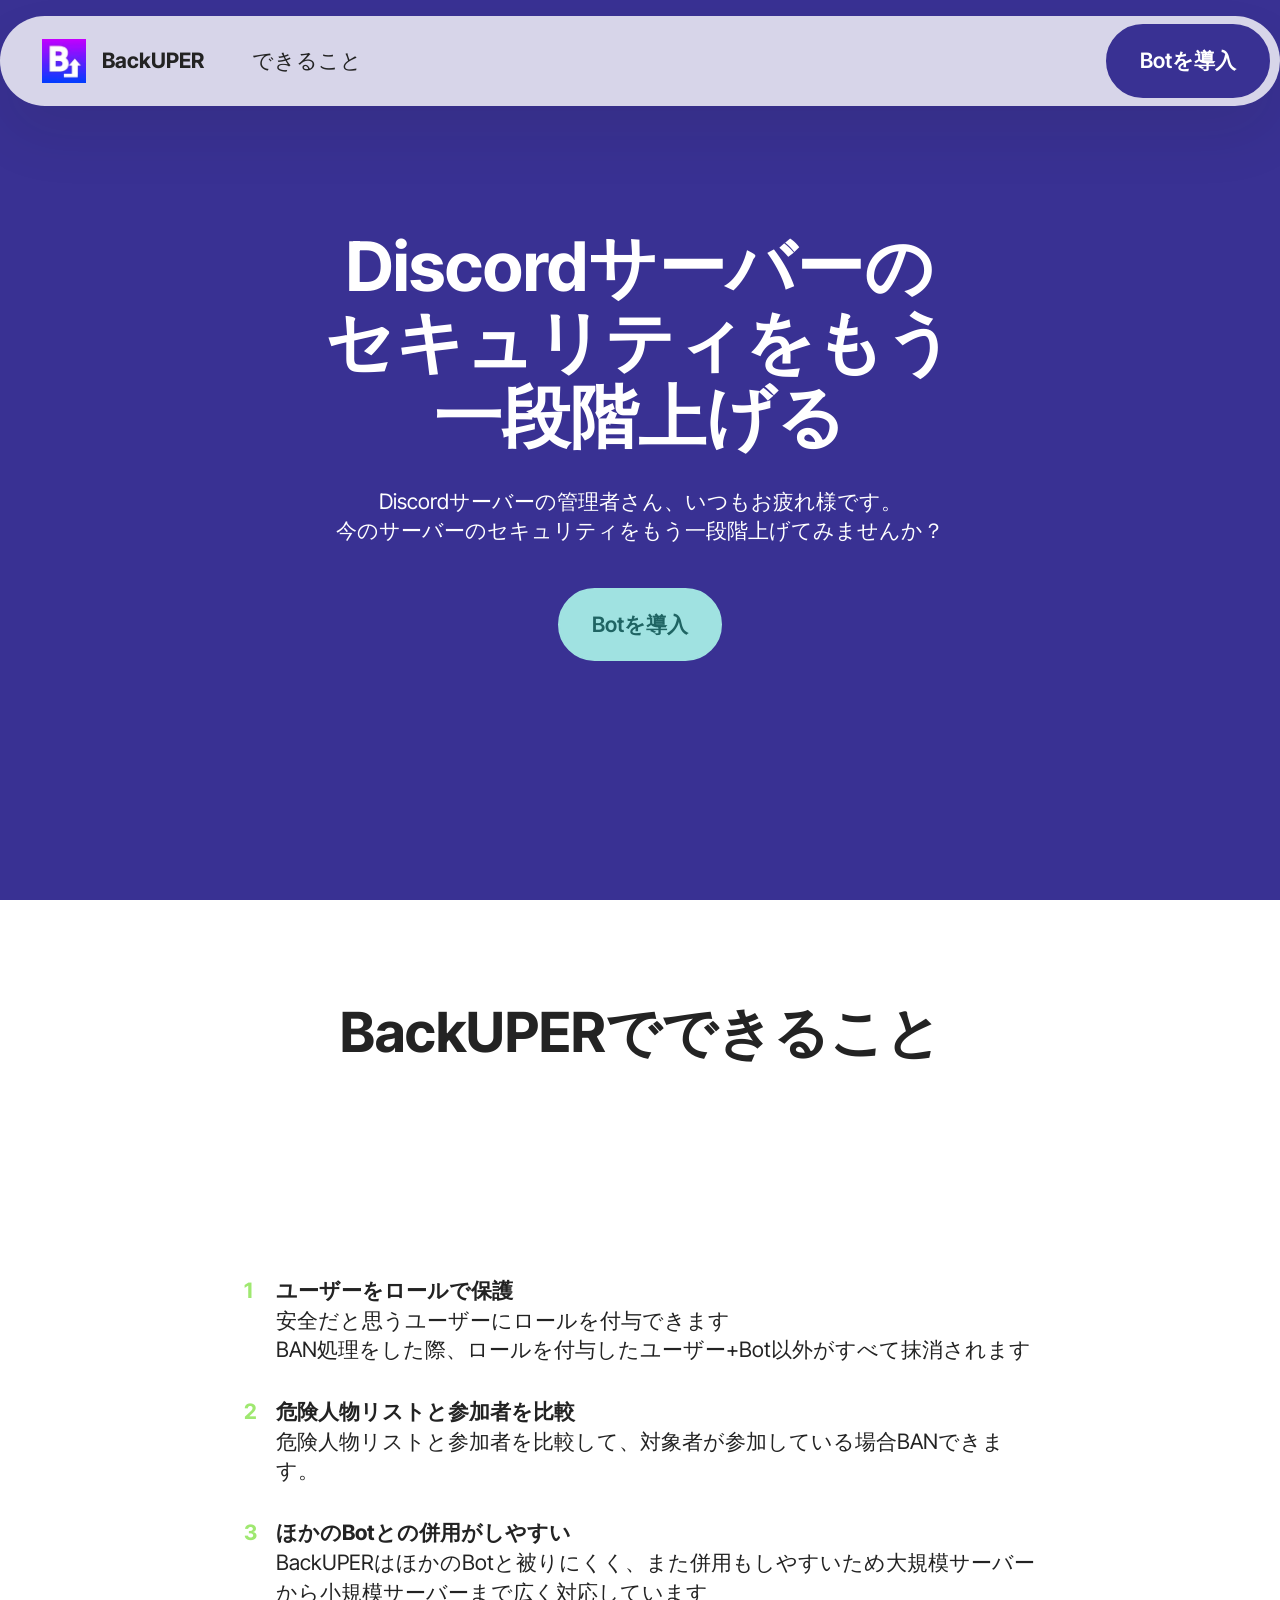
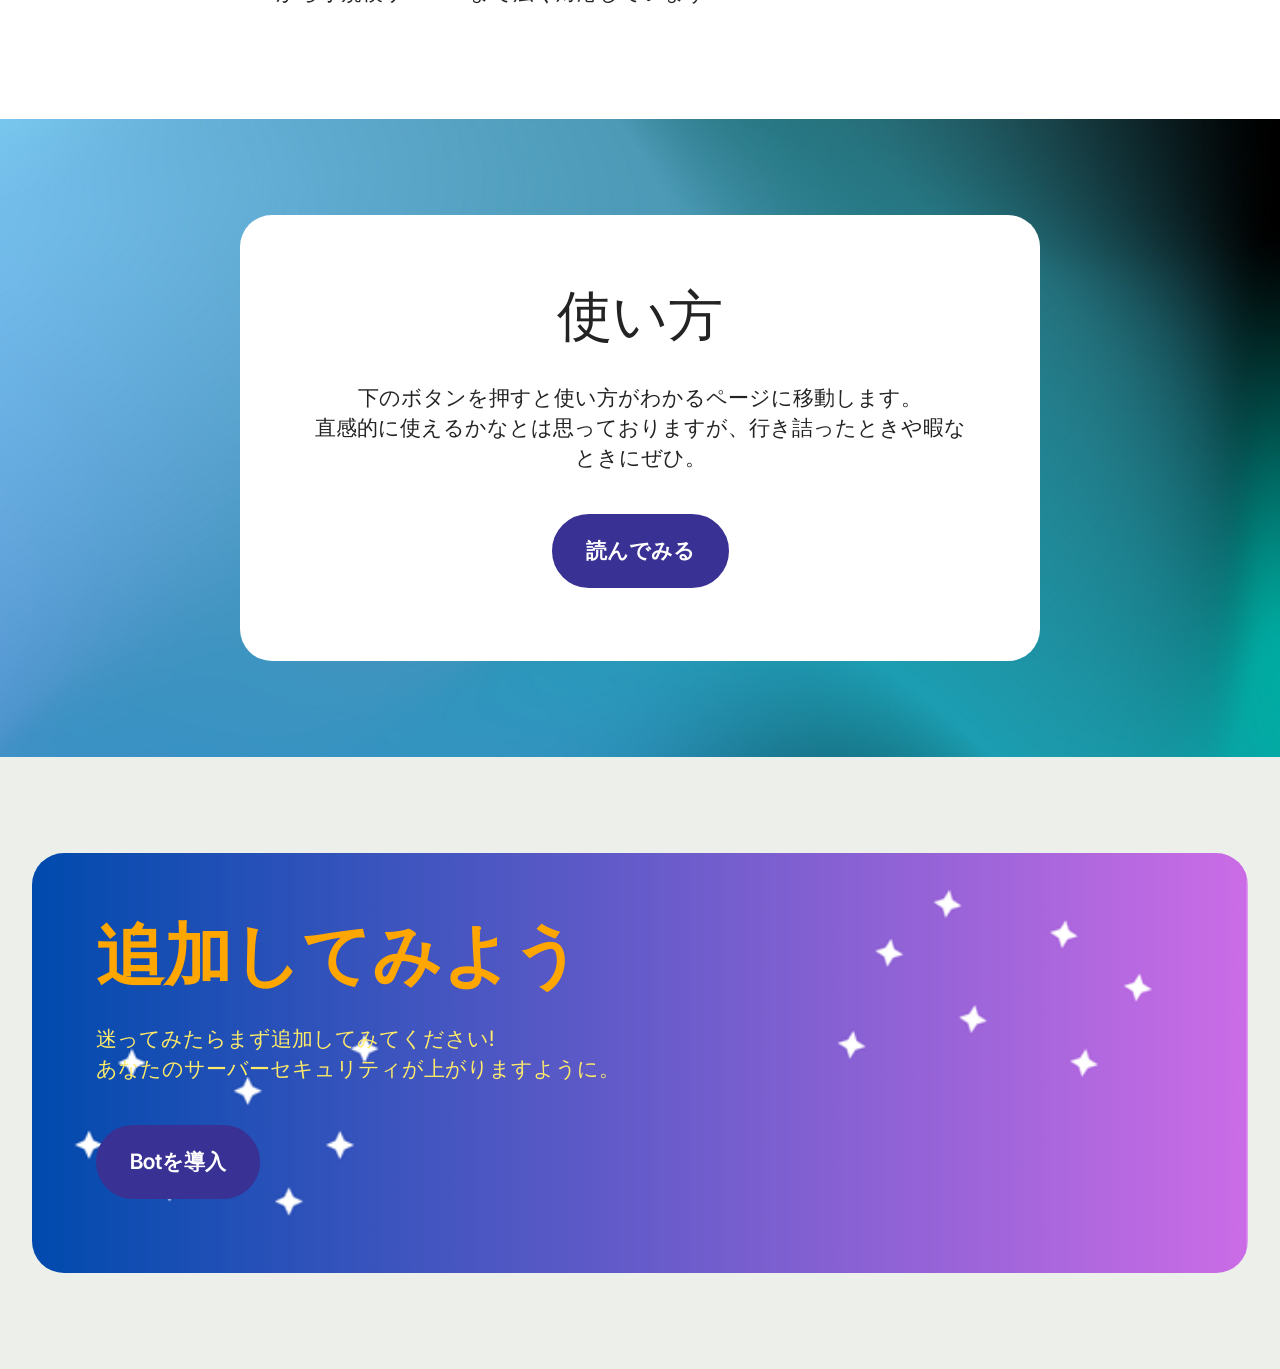
<file: index.html>
<!DOCTYPE html>
<html  >
<head>
  <!-- Site made with Mobirise Website Builder v5.9.25, https://mobirise.com -->
  <meta charset="UTF-8">
  <meta http-equiv="X-UA-Compatible" content="IE=edge">
  <meta name="generator" content="Mobirise v5.9.25, mobirise.com">
  <meta name="viewport" content="width=device-width, initial-scale=1, minimum-scale=1">
  <link rel="shortcut icon" href="assets/images/backuper.png" type="image/x-icon">
  <meta name="description" content="BackUPERではユーザーをロールで保護し万が一の時にコマンド1つで保護されていないユーザーを一括でBANすることができます。
また、現在参加しているメンバーと危険人物リストを比較しあらかじめBANするコマンドも提供しています。">
  
  
  <title>BackUPER | Discordサーバーにもう一段階のセキュリティを</title>
  <link rel="stylesheet" href="assets/web/assets/mobirise-icons2/mobirise2.css">
  <link rel="stylesheet" href="assets/bootstrap/css/bootstrap.min.css">
  <link rel="stylesheet" href="assets/bootstrap/css/bootstrap-grid.min.css">
  <link rel="stylesheet" href="assets/bootstrap/css/bootstrap-reboot.min.css">
  <link rel="stylesheet" href="assets/dropdown/css/style.css">
  <link rel="stylesheet" href="assets/theme/css/style.css">
  <link rel="preload" href="https://fonts.googleapis.com/css2?family=Inter+Tight:wght@400;700&display=swap&display=swap" as="style" onload="this.onload=null;this.rel='stylesheet'">
  <noscript><link rel="stylesheet" href="https://fonts.googleapis.com/css2?family=Inter+Tight:wght@400;700&display=swap&display=swap"></noscript>
  <link rel="preload" as="style" href="assets/mobirise/css/mbr-additional.css?v=AEf7Uk"><link rel="stylesheet" href="assets/mobirise/css/mbr-additional.css?v=AEf7Uk" type="text/css">

  
  
  
</head>
<body>
  
  <section data-bs-version="5.1" class="menu menu1 cid-uCA0RT2Clu" once="menu" id="menu01-0">
	

	<nav class="navbar navbar-dropdown navbar-fixed-top navbar-expand-lg">
		<div class="container">
			<div class="navbar-brand">
				<span class="navbar-logo">
					<a href="">
						<img src="assets/images/backuper.png" alt="" style="height: 2.8rem;">
					</a>
				</span>
				<span class="navbar-caption-wrap"><a class="navbar-caption text-black display-4" href="">BackUPER</a></span>
			</div>
			<button class="navbar-toggler" type="button" data-toggle="collapse" data-bs-toggle="collapse" data-target="#navbarSupportedContent" data-bs-target="#navbarSupportedContent" aria-controls="navbarNavAltMarkup" aria-expanded="false" aria-label="Toggle navigation">
				<div class="hamburger">
					<span></span>
					<span></span>
					<span></span>
					<span></span>
				</div>
			</button>
			<div class="collapse navbar-collapse" id="navbarSupportedContent">
				<ul class="navbar-nav nav-dropdown" data-app-modern-menu="true"><li class="nav-item">
						<a class="nav-link link text-black text-primary display-4" href="index.html#article11-3">できること</a>
					</li></ul>
				
				<div class="navbar-buttons mbr-section-btn"><a class="btn btn-primary display-4" href="https://discord.com/oauth2/authorize?client_id=1304018191022034956&permissions=563364686543972&integration_type=0&scope=bot+applications.commands" target="_blank">Botを導入</a></div>
			</div>
		</div>
	</nav>
</section>

<section data-bs-version="5.1" class="header09 startm5 cid-uCA1PJO6Sm mbr-fullscreen" id="header09-1">	
    
	
	
	<div class="container-fluid">
		<div class="row">
			<div class="content-wrap col-12 col-md-7">
				<h1 class="mbr-section-title mbr-fonts-style mbr-white mb-4 display-1">
					<strong>Discordサーバーのセキュリティをもう一段階上げる</strong></h1>
				
				<p class="mbr-fonts-style mbr-text mbr-white mb-4 display-7">Discordサーバーの管理者さん、いつもお疲れ様です。<br>今のサーバーのセキュリティをもう一段階上げてみませんか？<br></p>
				<div class="mbr-section-btn"><a class="btn btn-warning display-7" href="https://discord.com/oauth2/authorize?client_id=1304018191022034956&permissions=563364686543972&integration_type=0&scope=bot+applications.commands">Botを導入</a></div>
			</div>
		</div>
	</div>
</section>

<section data-bs-version="5.1" class="article11 cid-uCA89W2udR" id="article11-3">
    

    
    
    <div class="container">
        <div class="row justify-content-center">
            <div class="title col-md-12 col-lg-10">
                <h3 class="mbr-section-title mbr-fonts-style align-center mt-0 mb-0 display-2">
                <strong>BackUPERでできること</strong></h3>
                <h4 class="mbr-section-subtitle align-center mbr-fonts-style mt-4 display-7"></h4>
                
            </div>
        </div>
    </div>
</section>

<section data-bs-version="5.1" class="article17 cid-uCA89wsLuk" id="article17-2">
  

  <div class="container">
    <div class="row justify-content-center">
      <div class="counter-container col-md-12 col-lg-8">
        
        <div class="mbr-text mbr-fonts-style display-7">
          <ol>
            <li><strong>ユーザーをロールで保護</strong><br>安全だと思うユーザーにロールを付与できます<br>BAN処理をした際、ロールを付与したユーザー+Bot以外がすべて抹消されます</li>
            <li><strong>危険人物リストと参加者を比較</strong><br>危険人物リストと参加者を比較して、対象者が参加している場合BANできます。</li>
            <li><strong>ほかのBotとの併用がしやすい</strong><br>BackUPERはほかのBotと被りにくく、また併用もしやすいため大規模サーバーから小規模サーバーまで広く対応しています</li>
          </ol>
          <ol>
          </ol>
        </div>
      </div>
    </div>
  </div>
</section>

<section data-bs-version="5.1" class="header14 cid-uCA9mYKxMp" id="header14-4">
	

	
	
	<div class="container">
		<div class="row justify-content-center">
			<div class="card col-12 col-md-12 col-lg-8">
				<div class="card-wrapper">
					<div class="card-box align-center">
						<h1 class="card-title mbr-fonts-style mb-4 display-2">使い方</h1>
						<p class="mbr-text mbr-fonts-style mb-4 display-7">
							下のボタンを押すと使い方がわかるページに移動します。<br>直感的に使えるかなとは思っておりますが、行き詰ったときや暇なときにぜひ。</p>
						<div class="mbr-section-btn mt-4"><a class="btn btn-primary display-7" href="">読んでみる</a></div>
					</div>
				</div>
			</div>
		</div>
	</div>
</section>

<section data-bs-version="5.1" class="header15 cid-uCAg7YBZ7y" id="header15-9">
	

	
	
	<div class="container">
		<div class="row justify-content-center">
			<div class="card col-12 col-lg-12">
				<div class="card-wrapper wrap">
					<div class="card-box align-center">
						<h1 class="card-title mbr-fonts-style mb-4 display-1">
							<strong>追加してみよう</strong></h1>
						<p class="mbr-text mbr-fonts-style mb-4 display-7">
							迷ってみたらまず追加してみてください!<br>あなたのサーバーセキュリティが上がりますように。</p>
						<div class="mbr-section-btn mt-4"><a class="btn btn-primary display-7" href="https://discord.com/oauth2/authorize?client_id=1304018191022034956&permissions=563364686543972&integration_type=0&scope=bot+applications.commands">Botを導入</a></div>
					</div>
				</div>
			</div>
		</div>
	</div>
</section>
  
  
</body>
</html>
</file>
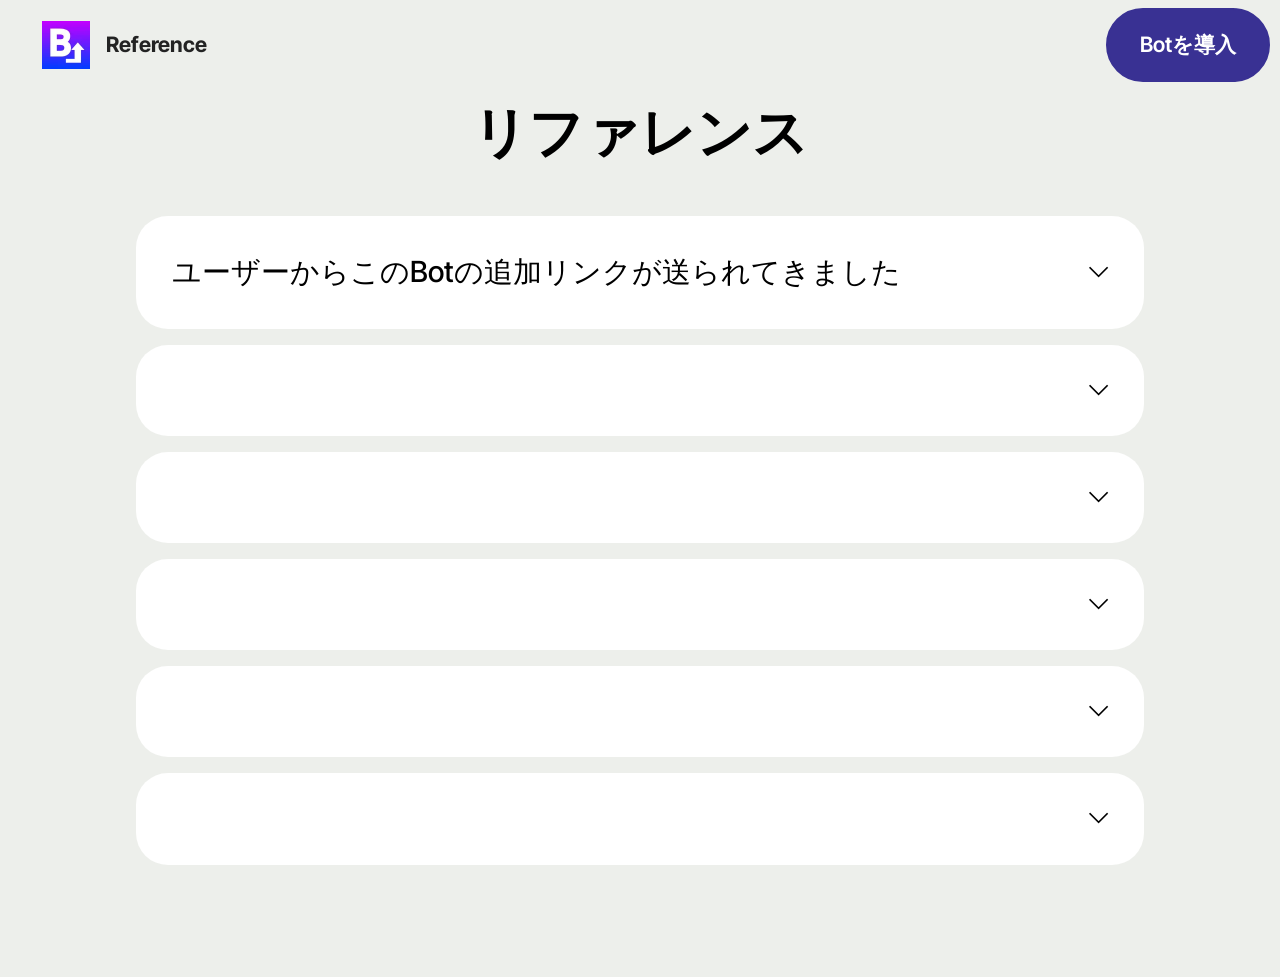
<file: reference.html>
<!DOCTYPE html>
<html  >
<head>
  <!-- Site made with Mobirise Website Builder v5.9.25, https://mobirise.com -->
  <meta charset="UTF-8">
  <meta http-equiv="X-UA-Compatible" content="IE=edge">
  <meta name="generator" content="Mobirise v5.9.25, mobirise.com">
  <meta name="viewport" content="width=device-width, initial-scale=1, minimum-scale=1">
  <link rel="shortcut icon" href="assets/images/backuper.png" type="image/x-icon">
  <meta name="description" content="">
  
  
  <title>BackUPER | Reference</title>
  <link rel="stylesheet" href="assets/web/assets/mobirise-icons2/mobirise2.css">
  <link rel="stylesheet" href="assets/bootstrap/css/bootstrap.min.css">
  <link rel="stylesheet" href="assets/bootstrap/css/bootstrap-grid.min.css">
  <link rel="stylesheet" href="assets/bootstrap/css/bootstrap-reboot.min.css">
  <link rel="stylesheet" href="assets/dropdown/css/style.css">
  <link rel="stylesheet" href="assets/theme/css/style.css">
  <link rel="preload" href="https://fonts.googleapis.com/css2?family=Inter+Tight:wght@400;700&display=swap&display=swap" as="style" onload="this.onload=null;this.rel='stylesheet'">
  <noscript><link rel="stylesheet" href="https://fonts.googleapis.com/css2?family=Inter+Tight:wght@400;700&display=swap&display=swap"></noscript>
  <link rel="preload" as="style" href="assets/mobirise/css/mbr-additional.css?v=RqD346"><link rel="stylesheet" href="assets/mobirise/css/mbr-additional.css?v=RqD346" type="text/css">

  
  
  
</head>
<body>
  
  <section data-bs-version="5.1" class="menu menu6 cid-uCAaETzZoR" once="menu" id="menu06-6">
	

	<nav class="navbar navbar-dropdown opacityScroll navbar-fixed-top navbar-expand-lg">
		<div class="container">
			<div class="navbar-brand">
				<span class="navbar-logo">
					<a href="https://mobiri.se">
						<img src="assets/images/backuper.png" alt="BackUPER" style="height: 3rem;">
					</a>
				</span>
				<span class="navbar-caption-wrap"><a class="navbar-caption text-black display-4" href="https://mobiri.se">Reference</a></span>
			</div>
			<button class="navbar-toggler" type="button" data-toggle="collapse" data-bs-toggle="collapse" data-target="#navbarSupportedContent" data-bs-target="#navbarSupportedContent" aria-controls="navbarNavAltMarkup" aria-expanded="false" aria-label="Toggle navigation">
				<div class="hamburger">
					<span></span>
					<span></span>
					<span></span>
					<span></span>
				</div>
			</button>
			<div class="collapse navbar-collapse opacityScroll" id="navbarSupportedContent">
				
				
				<div class="navbar-buttons mbr-section-btn"><a class="btn btn-primary display-4" href="https://discord.com/oauth2/authorize?client_id=1304018191022034956&permissions=563364686543972&integration_type=0&scope=bot+applications.commands" target="_blank">Botを導入</a></div>
			</div>
		</div>
	</nav>
</section>

<section data-bs-version="5.1" class="list1 cid-uCAcjeCN8g" id="list01-8">	
    
	
	<div class="container">
		<div class="row justify-content-center">
			<div class="col-12 col-md-12 col-lg-10 m-auto">
				<div class="content">
					<div class="row justify-content-center mb-5">
						<div class="col-12 content-head">
							<div class="mbr-section-head">
								<h4 class="mbr-section-title mbr-fonts-style align-center mb-0 display-2"><strong>リファレンス</strong></h4>
								
							</div>
						</div>
					</div>
					<div id="bootstrap-accordion_8" class="panel-group accordionStyles accordion" role="tablist" aria-multiselectable="true">
						<div class="card">
							<div class="card-header" role="tab" id="headingOne">
								<a role="button" class="panel-title collapsed" data-toggle="collapse" data-bs-toggle="collapse" data-core="" href="#collapse1_8" aria-expanded="false" aria-controls="collapse1">
									<h6 class="panel-title-edit mbr-semibold mbr-fonts-style mb-0 display-5">
										ユーザーからこのBotの追加リンクが送られてきました</h6>
									<span class="sign mbr-iconfont mobi-mbri-arrow-down"></span>
								</a>
							</div>
							<div id="collapse1_8" class="panel-collapse noScroll collapse" role="tabpanel" aria-labelledby="headingOne" data-parent="#accordion" data-bs-parent="#bootstrap-accordion_8">
								<div class="panel-body">
									<p class="mbr-fonts-style panel-text display-7"><strong>絶対に追加しないでください！<br></strong>公式のBotは、必ず公式サイトにあるリンクから追加してください。<br>それ以外の追加リンクは、悪意のある攻撃者が偽装したBotの可能性があります。<br><br><strong>なぜ偽装されたBotなのか？<br></strong>荒らし組織や悪意のあるユーザーは、無知なサーバー管理者を騙し、有名なBotを偽装します。<br>管理者が「このBotはよく見るし、安心だな」と思って追加すると…<br>悪意のあるコマンドによってサーバーが破壊されてしまいます！<br><br><strong>回避方法<br></strong>・追加リンクが送られてもクリックしない！<br>・必ず公式サイトのリンクから追加する！<br>・不審なリンクが送られてきたら運営に報告！<br>また、権限もよく確認してください<br>公式のBotは以下の権限を要求します<br>・サーバー管理<br>・ロールの管理<br>・メンバーをBAN<br>・チャンネルを見る<br>・メッセージを送信<br>・スレッドでメッセージを送信<br>・TTSメッセージを送信<br>・メッセージの管理<br>・メッセージ履歴を読む<br>・リアクションの追加<br>・外部の絵文字を追加する<br>・外部のスタンプを使用する<br>・アプリコマンドを使う<br>・投票の作成<br>を要求します、それ以外などが含まれている場合は偽装されている可能性があります<br><br></p>
								</div>
							</div>
						</div>
						<div class="card">
							<div class="card-header" role="tab" id="headingOne">
								<a role="button" class="panel-title collapsed" data-toggle="collapse" data-bs-toggle="collapse" data-core="" href="#collapse2_8" aria-expanded="false" aria-controls="collapse2">
									<h6 class="panel-title-edit mbr-semibold mbr-fonts-style mb-0 display-5"></h6>
									<span class="sign mbr-iconfont mobi-mbri-arrow-down"></span>
								</a>
							</div>
							<div id="collapse2_8" class="panel-collapse noScroll collapse" role="tabpanel" aria-labelledby="headingOne" data-parent="#accordion" data-bs-parent="#bootstrap-accordion_8">
								<div class="panel-body">
									<p class="mbr-fonts-style panel-text display-7"></p>
								</div>
							</div>
						</div>
						<div class="card">
							<div class="card-header" role="tab" id="headingOne">
								<a role="button" class="panel-title collapsed" data-toggle="collapse" data-bs-toggle="collapse" data-core="" href="#collapse3_8" aria-expanded="false" aria-controls="collapse3">
									<h6 class="panel-title-edit mbr-semibold mbr-fonts-style mb-0 display-5"></h6>
									<span class="sign mbr-iconfont mobi-mbri-arrow-down"></span>
								</a>
							</div>
							<div id="collapse3_8" class="panel-collapse noScroll collapse" role="tabpanel" aria-labelledby="headingOne" data-parent="#accordion" data-bs-parent="#bootstrap-accordion_8">
								<div class="panel-body">
									<p class="mbr-fonts-style panel-text display-7"></p>
								</div>
							</div>
						</div>
						<div class="card">
							<div class="card-header" role="tab" id="headingOne">
								<a role="button" class="panel-title collapsed" data-toggle="collapse" data-bs-toggle="collapse" data-core="" href="#collapse4_8" aria-expanded="false" aria-controls="collapse4">
									<h6 class="panel-title-edit mbr-semibold mbr-fonts-style mb-0 display-5"></h6>
									<span class="sign mbr-iconfont mobi-mbri-arrow-down"></span>
								</a>
							</div>
							<div id="collapse4_8" class="panel-collapse noScroll collapse" role="tabpanel" aria-labelledby="headingOne" data-parent="#accordion" data-bs-parent="#bootstrap-accordion_8">
								<div class="panel-body">
									<p class="mbr-fonts-style panel-text display-7"></p>
								</div>
							</div>
						</div>
						<div class="card">
							<div class="card-header" role="tab" id="headingOne">
								<a role="button" class="panel-title collapsed" data-toggle="collapse" data-bs-toggle="collapse" data-core="" href="#collapse5_8" aria-expanded="false" aria-controls="collapse5">
									<h6 class="panel-title-edit mbr-semibold mbr-fonts-style mb-0 display-5"></h6>
									<span class="sign mbr-iconfont mobi-mbri-arrow-down"></span>
								</a>
							</div>
							<div id="collapse5_8" class="panel-collapse noScroll collapse" role="tabpanel" aria-labelledby="headingOne" data-parent="#accordion" data-bs-parent="#bootstrap-accordion_8">
								<div class="panel-body">
									<p class="mbr-fonts-style panel-text display-7"></p>
								</div>
							</div>
						</div>
						<div class="card">
							<div class="card-header" role="tab" id="headingOne">
								<a role="button" class="panel-title collapsed" data-toggle="collapse" data-bs-toggle="collapse" data-core="" href="#collapse6_8" aria-expanded="false" aria-controls="collapse6">
									<h6 class="panel-title-edit mbr-semibold mbr-fonts-style mb-0 display-5"></h6>
									<span class="sign mbr-iconfont mobi-mbri-arrow-down"></span>
								</a>
							</div>
							<div id="collapse6_8" class="panel-collapse noScroll collapse" role="tabpanel" aria-labelledby="headingOne" data-parent="#accordion" data-bs-parent="#bootstrap-accordion_8">
								<div class="panel-body">
									<p class="mbr-fonts-style panel-text display-7"></p>
								</div>
							</div>
						</div>
					</div>
				</div>
			</div>
		</div>
	</div>
</section>
  
  
</body>
</html>
</file>
<file: assets/web/assets/mobirise-icons2/mobirise2.css>
@font-face {
  font-family: 'Moririse2';
  font-display: swap;
  src:  url('mobirise2.eot?f2bix4');
  src:  url('mobirise2.eot?f2bix4#iefix') format('embedded-opentype'),
    url('mobirise2.ttf?f2bix4') format('truetype'),
    url('mobirise2.woff?f2bix4') format('woff'),
    url('mobirise2.svg?f2bix4#mobirise2') format('svg');
  font-weight: normal;
  font-style: normal;
}

[class^="mobi-"], [class*=" mobi-"] {
  /* use !important to prevent issues with browser extensions that change fonts */
  font-family: 'Moririse2' !important;
  speak: none;
  font-style: normal;
  font-weight: normal;
  font-variant: normal;
  text-transform: none;
  line-height: 1;

  /* Better Font Rendering =========== */
  -webkit-font-smoothing: antialiased;
  -moz-osx-font-smoothing: grayscale;
}

.mobi-mbri-add-submenu:before {
  content: "\e900";
}
.mobi-mbri-alert:before {
  content: "\e901";
}
.mobi-mbri-align-center:before {
  content: "\e902";
}
.mobi-mbri-align-justify:before {
  content: "\e903";
}
.mobi-mbri-align-left:before {
  content: "\e904";
}
.mobi-mbri-align-right:before {
  content: "\e905";
}
.mobi-mbri-android:before {
  content: "\e906";
}
.mobi-mbri-apple:before {
  content: "\e907";
}
.mobi-mbri-arrow-down:before {
  content: "\e908";
}
.mobi-mbri-arrow-next:before {
  content: "\e909";
}
.mobi-mbri-arrow-prev:before {
  content: "\e90a";
}
.mobi-mbri-arrow-up:before {
  content: "\e90b";
}
.mobi-mbri-bold:before {
  content: "\e90c";
}
.mobi-mbri-bookmark:before {
  content: "\e90d";
}
.mobi-mbri-bootstrap:before {
  content: "\e90e";
}
.mobi-mbri-briefcase:before {
  content: "\e90f";
}
.mobi-mbri-browse:before {
  content: "\e910";
}
.mobi-mbri-bulleted-list:before {
  content: "\e911";
}
.mobi-mbri-calendar:before {
  content: "\e912";
}
.mobi-mbri-camera:before {
  content: "\e913";
}
.mobi-mbri-cart-add:before {
  content: "\e914";
}
.mobi-mbri-cart-full:before {
  content: "\e915";
}
.mobi-mbri-cash:before {
  content: "\e916";
}
.mobi-mbri-change-style:before {
  content: "\e917";
}
.mobi-mbri-chat:before {
  content: "\e918";
}
.mobi-mbri-clock:before {
  content: "\e919";
}
.mobi-mbri-close:before {
  content: "\e91a";
}
.mobi-mbri-cloud:before {
  content: "\e91b";
}
.mobi-mbri-code:before {
  content: "\e91c";
}
.mobi-mbri-contact-form:before {
  content: "\e91d";
}
.mobi-mbri-credit-card:before {
  content: "\e91e";
}
.mobi-mbri-cursor-click:before {
  content: "\e91f";
}
.mobi-mbri-cust-feedback:before {
  content: "\e920";
}
.mobi-mbri-database:before {
  content: "\e921";
}
.mobi-mbri-delivery:before {
  content: "\e922";
}
.mobi-mbri-desktop:before {
  content: "\e923";
}
.mobi-mbri-devices:before {
  content: "\e924";
}
.mobi-mbri-down:before {
  content: "\e925";
}
.mobi-mbri-download-2:before {
  content: "\e926";
}
.mobi-mbri-download:before {
  content: "\e927";
}
.mobi-mbri-drag-n-drop-2:before {
  content: "\e928";
}
.mobi-mbri-drag-n-drop:before {
  content: "\e929";
}
.mobi-mbri-edit-2:before {
  content: "\e92a";
}
.mobi-mbri-edit:before {
  content: "\e92b";
}
.mobi-mbri-error:before {
  content: "\e92c";
}
.mobi-mbri-extension:before {
  content: "\e92d";
}
.mobi-mbri-features:before {
  content: "\e92e";
}
.mobi-mbri-file:before {
  content: "\e92f";
}
.mobi-mbri-flag:before {
  content: "\e930";
}
.mobi-mbri-folder:before {
  content: "\e931";
}
.mobi-mbri-gift:before {
  content: "\e932";
}
.mobi-mbri-github:before {
  content: "\e933";
}
.mobi-mbri-globe-2:before {
  content: "\e934";
}
.mobi-mbri-globe:before {
  content: "\e935";
}
.mobi-mbri-growing-chart:before {
  content: "\e936";
}
.mobi-mbri-hearth:before {
  content: "\e937";
}
.mobi-mbri-help:before {
  content: "\e938";
}
.mobi-mbri-home:before {
  content: "\e939";
}
.mobi-mbri-hot-cup:before {
  content: "\e93a";
}
.mobi-mbri-idea:before {
  content: "\e93b";
}
.mobi-mbri-image-gallery:before {
  content: "\e93c";
}
.mobi-mbri-image-slider:before {
  content: "\e93d";
}
.mobi-mbri-info:before {
  content: "\e93e";
}
.mobi-mbri-italic:before {
  content: "\e93f";
}
.mobi-mbri-key:before {
  content: "\e940";
}
.mobi-mbri-laptop:before {
  content: "\e941";
}
.mobi-mbri-layers:before {
  content: "\e942";
}
.mobi-mbri-left-right:before {
  content: "\e943";
}
.mobi-mbri-left:before {
  content: "\e944";
}
.mobi-mbri-letter:before {
  content: "\e945";
}
.mobi-mbri-like:before {
  content: "\e946";
}
.mobi-mbri-link:before {
  content: "\e947";
}
.mobi-mbri-lock:before {
  content: "\e948";
}
.mobi-mbri-login:before {
  content: "\e949";
}
.mobi-mbri-logout:before {
  content: "\e94a";
}
.mobi-mbri-magic-stick:before {
  content: "\e94b";
}
.mobi-mbri-map-pin:before {
  content: "\e94c";
}
.mobi-mbri-menu:before {
  content: "\e94d";
}
.mobi-mbri-mobile-2:before {
  content: "\e94e";
}
.mobi-mbri-mobile-horizontal:before {
  content: "\e94f";
}
.mobi-mbri-mobile:before {
  content: "\e950";
}
.mobi-mbri-mobirise:before {
  content: "\e951";
}
.mobi-mbri-more-horizontal:before {
  content: "\e952";
}
.mobi-mbri-more-vertical:before {
  content: "\e953";
}
.mobi-mbri-music:before {
  content: "\e954";
}
.mobi-mbri-new-file:before {
  content: "\e955";
}
.mobi-mbri-numbered-list:before {
  content: "\e956";
}
.mobi-mbri-opened-folder:before {
  content: "\e957";
}
.mobi-mbri-pages:before {
  content: "\e958";
}
.mobi-mbri-paper-plane:before {
  content: "\e959";
}
.mobi-mbri-paperclip:before {
  content: "\e95a";
}
.mobi-mbri-phone:before {
  content: "\e95b";
}
.mobi-mbri-photo:before {
  content: "\e95c";
}
.mobi-mbri-photos:before {
  content: "\e95d";
}
.mobi-mbri-pin:before {
  content: "\e95e";
}
.mobi-mbri-play:before {
  content: "\e95f";
}
.mobi-mbri-plus:before {
  content: "\e960";
}
.mobi-mbri-preview:before {
  content: "\e961";
}
.mobi-mbri-print:before {
  content: "\e962";
}
.mobi-mbri-protect:before {
  content: "\e963";
}
.mobi-mbri-question:before {
  content: "\e964";
}
.mobi-mbri-quote-left:before {
  content: "\e965";
}
.mobi-mbri-quote-right:before {
  content: "\e966";
}
.mobi-mbri-redo:before {
  content: "\e967";
}
.mobi-mbri-refresh:before {
  content: "\e968";
}
.mobi-mbri-responsive-2:before {
  content: "\e969";
}
.mobi-mbri-responsive:before {
  content: "\e96a";
}
.mobi-mbri-right:before {
  content: "\e96b";
}
.mobi-mbri-rocket:before {
  content: "\e96c";
}
.mobi-mbri-sad-face:before {
  content: "\e96d";
}
.mobi-mbri-sale:before {
  content: "\e96e";
}
.mobi-mbri-save:before {
  content: "\e96f";
}
.mobi-mbri-search:before {
  content: "\e970";
}
.mobi-mbri-setting-2:before {
  content: "\e971";
}
.mobi-mbri-setting-3:before {
  content: "\e972";
}
.mobi-mbri-setting:before {
  content: "\e973";
}
.mobi-mbri-share:before {
  content: "\e974";
}
.mobi-mbri-shopping-bag:before {
  content: "\e975";
}
.mobi-mbri-shopping-basket:before {
  content: "\e976";
}
.mobi-mbri-shopping-cart:before {
  content: "\e977";
}
.mobi-mbri-sites:before {
  content: "\e978";
}
.mobi-mbri-smile-face:before {
  content: "\e979";
}
.mobi-mbri-speed:before {
  content: "\e97a";
}
.mobi-mbri-star:before {
  content: "\e97b";
}
.mobi-mbri-success:before {
  content: "\e97c";
}
.mobi-mbri-sun:before {
  content: "\e97d";
}
.mobi-mbri-sun2:before {
  content: "\e97e";
}
.mobi-mbri-tablet-vertical:before {
  content: "\e97f";
}
.mobi-mbri-tablet:before {
  content: "\e980";
}
.mobi-mbri-target:before {
  content: "\e981";
}
.mobi-mbri-timer:before {
  content: "\e982";
}
.mobi-mbri-to-ftp:before {
  content: "\e983";
}
.mobi-mbri-to-local-drive:before {
  content: "\e984";
}
.mobi-mbri-touch-swipe:before {
  content: "\e985";
}
.mobi-mbri-touch:before {
  content: "\e986";
}
.mobi-mbri-trash:before {
  content: "\e987";
}
.mobi-mbri-underline:before {
  content: "\e988";
}
.mobi-mbri-undo:before {
  content: "\e989";
}
.mobi-mbri-unlink:before {
  content: "\e98a";
}
.mobi-mbri-unlock:before {
  content: "\e98b";
}
.mobi-mbri-up-down:before {
  content: "\e98c";
}
.mobi-mbri-up:before {
  content: "\e98d";
}
.mobi-mbri-update:before {
  content: "\e98e";
}
.mobi-mbri-upload-2:before {
  content: "\e98f";
}
.mobi-mbri-upload:before {
  content: "\e990";
}
.mobi-mbri-user-2:before {
  content: "\e991";
}
.mobi-mbri-user:before {
  content: "\e992";
}
.mobi-mbri-users:before {
  content: "\e993";
}
.mobi-mbri-video-play:before {
  content: "\e994";
}
.mobi-mbri-video:before {
  content: "\e995";
}
.mobi-mbri-watch:before {
  content: "\e996";
}
.mobi-mbri-website-theme-2:before {
  content: "\e997";
}
.mobi-mbri-website-theme:before {
  content: "\e998";
}
.mobi-mbri-wifi:before {
  content: "\e999";
}
.mobi-mbri-windows:before {
  content: "\e99a";
}
.mobi-mbri-zoom-in:before {
  content: "\e99b";
}
.mobi-mbri-zoom-out:before {
  content: "\e99c";
}
</file>
<file: assets/dropdown/css/style.css>
.navbar-dropdown {
  left: 0;
  padding: 0;
  position: absolute;
  right: 0;
  top: 0;
  transition: all 0.45s ease;
  z-index: 1030;
  background: #282828; }
  .navbar-dropdown .navbar-logo {
    margin-right: 0.8rem;
    transition: margin 0.3s ease-in-out;
    vertical-align: middle; }
    .navbar-dropdown .navbar-logo img {
      height: 3.125rem;
      transition: all 0.3s ease-in-out; }
    .navbar-dropdown .navbar-logo.mbr-iconfont {
      font-size: 3.125rem;
      line-height: 3.125rem; }
  .navbar-dropdown .navbar-caption {
    font-weight: 700;
    white-space: normal;
    vertical-align: -4px;
    line-height: 3.125rem !important; }
    .navbar-dropdown .navbar-caption, .navbar-dropdown .navbar-caption:hover {
      color: inherit;
      text-decoration: none; }
  .navbar-dropdown .mbr-iconfont + .navbar-caption {
    vertical-align: -1px; }
  .navbar-dropdown.navbar-fixed-top {
    position: fixed; }
  .navbar-dropdown .navbar-brand span {
    vertical-align: -4px; }
  .navbar-dropdown.bg-color.transparent {
    background: none; }
  .navbar-dropdown.navbar-short .navbar-brand {
    padding: 0.625rem 0; }
    .navbar-dropdown.navbar-short .navbar-brand span {
      vertical-align: -1px; }
  .navbar-dropdown.navbar-short .navbar-caption {
    line-height: 2.375rem !important;
    vertical-align: -2px; }
  .navbar-dropdown.navbar-short .navbar-logo {
    margin-right: 0.5rem; }
    .navbar-dropdown.navbar-short .navbar-logo img {
      height: 2.375rem; }
    .navbar-dropdown.navbar-short .navbar-logo.mbr-iconfont {
      font-size: 2.375rem;
      line-height: 2.375rem; }
  .navbar-dropdown.navbar-short .mbr-table-cell {
    height: 3.625rem; }
  .navbar-dropdown .navbar-close {
    left: 0.6875rem;
    position: fixed;
    top: 0.75rem;
    z-index: 1000; }
  .navbar-dropdown .hamburger-icon {
    content: "";
    display: inline-block;
    vertical-align: middle;
    width: 16px;
    -webkit-box-shadow: 0 -6px 0 1px #282828,0 0 0 1px #282828,0 6px 0 1px #282828;
    -moz-box-shadow: 0 -6px 0 1px #282828,0 0 0 1px #282828,0 6px 0 1px #282828;
    box-shadow: 0 -6px 0 1px #282828,0 0 0 1px #282828,0 6px 0 1px #282828; }

.dropdown-menu .dropdown-toggle[data-toggle="dropdown-submenu"]::after {
  border-bottom: 0.35em solid transparent;
  border-left: 0.35em solid;
  border-right: 0;
  border-top: 0.35em solid transparent;
  margin-left: 0.3rem; }

.dropdown-menu .dropdown-item:focus {
  outline: 0; }

.nav-dropdown {
  font-size: 0.75rem;
  font-weight: 500;
  height: auto !important; }
  .nav-dropdown .nav-btn {
    padding-left: 1rem; }
  .nav-dropdown .link {
    margin: .667em 1.667em;
    font-weight: 500;
    padding: 0;
    transition: color .2s ease-in-out; }
    .nav-dropdown .link.dropdown-toggle {
      margin-right: 2.583em; }
      .nav-dropdown .link.dropdown-toggle::after {
        margin-left: .25rem;
        border-top: 0.35em solid;
        border-right: 0.35em solid transparent;
        border-left: 0.35em solid transparent;
        border-bottom: 0; }
      .nav-dropdown .link.dropdown-toggle[aria-expanded="true"] {
        margin: 0;
        padding: 0.667em 3.263em  0.667em 1.667em; }
  .nav-dropdown .link::after,
  .nav-dropdown .dropdown-item::after {
    color: inherit; }
  .nav-dropdown .btn {
    font-size: 0.75rem;
    font-weight: 700;
    letter-spacing: 0;
    margin-bottom: 0;
    padding-left: 1.25rem;
    padding-right: 1.25rem; }
  .nav-dropdown .dropdown-menu {
    border-radius: 0;
    border: 0;
    left: 0;
    margin: 0;
    padding-bottom: 1.25rem;
    padding-top: 1.25rem;
    position: relative; }
  .nav-dropdown .dropdown-submenu {
    margin-left: 0.125rem;
    top: 0; }
  .nav-dropdown .dropdown-item {
    font-weight: 500;
    line-height: 2;
    padding: 0.3846em 4.615em 0.3846em 1.5385em;
    position: relative;
    transition: color .2s ease-in-out, background-color .2s ease-in-out; }
    .nav-dropdown .dropdown-item::after {
      margin-top: -0.3077em;
      position: absolute;
      right: 1.1538em;
      top: 50%; }
    .nav-dropdown .dropdown-item:focus, .nav-dropdown .dropdown-item:hover {
      background: none; }

@media (max-width: 767px) {
  .nav-dropdown.navbar-toggleable-sm {
    bottom: 0;
    display: none;
    left: 0;
    overflow-x: hidden;
    position: fixed;
    top: 0;
    transform: translateX(-100%);
    -ms-transform: translateX(-100%);
    -webkit-transform: translateX(-100%);
    width: 18.75rem;
    z-index: 999; } }
.nav-dropdown.navbar-toggleable-xl {
  bottom: 0;
  display: none;
  left: 0;
  overflow-x: hidden;
  position: fixed;
  top: 0;
  transform: translateX(-100%);
  -ms-transform: translateX(-100%);
  -webkit-transform: translateX(-100%);
  width: 18.75rem;
  z-index: 999; }

.nav-dropdown-sm {
  display: block !important;
  overflow-x: hidden;
  overflow: auto;
  padding-top: 3.875rem; }
  .nav-dropdown-sm::after {
    content: "";
    display: block;
    height: 3rem;
    width: 100%; }
  .nav-dropdown-sm.collapse.in ~ .navbar-close {
    display: block !important; }
  .nav-dropdown-sm.collapsing, .nav-dropdown-sm.collapse.in {
    transform: translateX(0);
    -ms-transform: translateX(0);
    -webkit-transform: translateX(0);
    transition: all 0.25s ease-out;
    -webkit-transition: all 0.25s ease-out;
    background: #282828; }
  .nav-dropdown-sm.collapsing[aria-expanded="false"] {
    transform: translateX(-100%);
    -ms-transform: translateX(-100%);
    -webkit-transform: translateX(-100%); }
  .nav-dropdown-sm .nav-item {
    display: block;
    margin-left: 0 !important;
    padding-left: 0; }
  .nav-dropdown-sm .link,
  .nav-dropdown-sm .dropdown-item {
    border-top: 1px dotted rgba(255, 255, 255, 0.1);
    font-size: 0.8125rem;
    line-height: 1.6;
    margin: 0 !important;
    padding: 0.875rem 2.4rem 0.875rem 1.5625rem !important;
    position: relative;
    white-space: normal; }
    .nav-dropdown-sm .link:focus, .nav-dropdown-sm .link:hover,
    .nav-dropdown-sm .dropdown-item:focus,
    .nav-dropdown-sm .dropdown-item:hover {
      background: rgba(0, 0, 0, 0.2) !important;
      color: #c0a375; }
  .nav-dropdown-sm .nav-btn {
    position: relative;
    padding: 1.5625rem 1.5625rem 0 1.5625rem; }
    .nav-dropdown-sm .nav-btn::before {
      border-top: 1px dotted rgba(255, 255, 255, 0.1);
      content: "";
      left: 0;
      position: absolute;
      top: 0;
      width: 100%; }
    .nav-dropdown-sm .nav-btn + .nav-btn {
      padding-top: 0.625rem; }
      .nav-dropdown-sm .nav-btn + .nav-btn::before {
        display: none; }
  .nav-dropdown-sm .btn {
    padding: 0.625rem 0; }
  .nav-dropdown-sm .dropdown-toggle[data-toggle="dropdown-submenu"]::after {
    margin-left: .25rem;
    border-top: 0.35em solid;
    border-right: 0.35em solid transparent;
    border-left: 0.35em solid transparent;
    border-bottom: 0; }
  .nav-dropdown-sm .dropdown-toggle[data-toggle="dropdown-submenu"][aria-expanded="true"]::after {
    border-top: 0;
    border-right: 0.35em solid transparent;
    border-left: 0.35em solid transparent;
    border-bottom: 0.35em solid; }
  .nav-dropdown-sm .dropdown-menu {
    margin: 0;
    padding: 0;
    position: relative;
    top: 0;
    left: 0;
    width: 100%;
    border: 0;
    float: none;
    border-radius: 0;
    background: none; }
  .nav-dropdown-sm .dropdown-submenu {
    left: 100%;
    margin-left: 0.125rem;
    margin-top: -1.25rem;
    top: 0; }

.navbar-toggleable-sm .nav-dropdown .dropdown-menu {
  position: absolute; }

.navbar-toggleable-sm .nav-dropdown .dropdown-submenu {
  left: 100%;
  margin-left: 0.125rem;
  margin-top: -1.25rem;
  top: 0; }

.navbar-toggleable-sm.opened .nav-dropdown .dropdown-menu {
  position: relative; }

.navbar-toggleable-sm.opened .nav-dropdown .dropdown-submenu {
  left: 0;
  margin-left: 00rem;
  margin-top: 0rem;
  top: 0; }

.is-builder .nav-dropdown.collapsing {
  transition: none !important; }
</file>
<file: assets/theme/css/style.css>
@charset "UTF-8";
section {
  background-color: #ffffff;
}

body {
  font-style: normal;
  line-height: 1.5;
  font-weight: 400;
  color: #232323;
  position: relative;
}

button {
  background-color: transparent;
  border-color: transparent;
}

.embla__button,
.carousel-control {
  background-color: #edefea !important;
  opacity: 0.8 !important;
  color: #464845 !important;
  border-color: #edefea !important;
}

.carousel .close,
.modalWindow .close {
  background-color: #edefea !important;
  color: #464845 !important;
  border-color: #edefea !important;
  opacity: 0.8 !important;
}

.carousel .close:hover,
.modalWindow .close:hover {
  opacity: 1 !important;
}

.carousel-indicators li {
  background-color: #edefea !important;
  border: 2px solid #464845 !important;
}

.carousel-indicators li:hover,
.carousel-indicators li:active {
  opacity: 0.8 !important;
}

.embla__button:hover,
.carousel-control:hover {
  background-color: #edefea !important;
  opacity: 1 !important;
}

.modalWindow-video-container {
  height: 80%;
}

section,
.container,
.container-fluid {
  position: relative;
  word-wrap: break-word;
}

a.mbr-iconfont:hover {
  text-decoration: none;
}

.article .lead p,
.article .lead ul,
.article .lead ol,
.article .lead pre,
.article .lead blockquote {
  margin-bottom: 0;
}

a {
  font-style: normal;
  font-weight: 400;
  cursor: pointer;
}
a, a:hover {
  text-decoration: none;
}

.mbr-section-title {
  font-style: normal;
  line-height: 1.3;
}

.mbr-section-subtitle {
  line-height: 1.3;
}

.mbr-text {
  font-style: normal;
  line-height: 1.7;
}

h1,
h2,
h3,
h4,
h5,
h6,
.display-1,
.display-2,
.display-4,
.display-5,
.display-7,
span,
p,
a {
  line-height: 1;
  word-break: break-word;
  word-wrap: break-word;
  font-weight: 400;
}

b,
strong {
  font-weight: bold;
}

input:-webkit-autofill, input:-webkit-autofill:hover, input:-webkit-autofill:focus, input:-webkit-autofill:active {
  transition-delay: 9999s;
  -webkit-transition-property: background-color, color;
  transition-property: background-color, color;
}

textarea[type=hidden] {
  display: none;
}

section {
  background-position: 50% 50%;
  background-repeat: no-repeat;
  background-size: cover;
}
section .mbr-background-video,
section .mbr-background-video-preview {
  position: absolute;
  bottom: 0;
  left: 0;
  right: 0;
  top: 0;
}

.hidden {
  visibility: hidden;
}

.mbr-z-index20 {
  z-index: 20;
}

/*! Base colors */
.mbr-white {
  color: #ffffff;
}

.mbr-black {
  color: #111111;
}

.mbr-bg-white {
  background-color: #ffffff;
}

.mbr-bg-black {
  background-color: #000000;
}

/*! Text-aligns */
.align-left {
  text-align: left;
}

.align-center {
  text-align: center;
}

.align-right {
  text-align: right;
}

/*! Font-weight  */
.mbr-light {
  font-weight: 300;
}

.mbr-regular {
  font-weight: 400;
}

.mbr-semibold {
  font-weight: 500;
}

.mbr-bold {
  font-weight: 700;
}

/*! Media  */
.media-content {
  flex-basis: 100%;
}

.media-container-row {
  display: flex;
  flex-direction: row;
  flex-wrap: wrap;
  justify-content: center;
  align-content: center;
  align-items: start;
}
.media-container-row .media-size-item {
  width: 400px;
}

.media-container-column {
  display: flex;
  flex-direction: column;
  flex-wrap: wrap;
  justify-content: center;
  align-content: center;
  align-items: stretch;
}
.media-container-column > * {
  width: 100%;
}

@media (min-width: 992px) {
  .media-container-row {
    flex-wrap: nowrap;
  }
}
figure {
  margin-bottom: 0;
  overflow: hidden;
}

figure[mbr-media-size] {
  transition: width 0.1s;
}

img,
iframe {
  display: block;
  width: 100%;
}

.card {
  background-color: transparent;
  border: none;
}

.card-box {
  width: 100%;
}

.card-img {
  text-align: center;
  flex-shrink: 0;
  -webkit-flex-shrink: 0;
}

.media {
  max-width: 100%;
  margin: 0 auto;
}

.mbr-figure {
  align-self: center;
}

.media-container > div {
  max-width: 100%;
}

.mbr-figure img,
.card-img img {
  width: 100%;
}

@media (max-width: 991px) {
  .media-size-item {
    width: auto !important;
  }
  .media {
    width: auto;
  }
  .mbr-figure {
    width: 100% !important;
  }
}
/*! Buttons */
.mbr-section-btn {
  margin-left: -0.6rem;
  margin-right: -0.6rem;
  font-size: 0;
}

.btn {
  font-weight: 600;
  border-width: 1px;
  font-style: normal;
  margin: 0.6rem 0.6rem;
  white-space: normal;
  transition: all 0.2s ease-in-out;
  display: inline-flex;
  align-items: center;
  justify-content: center;
  word-break: break-word;
}

.btn-sm {
  font-weight: 600;
  letter-spacing: 0px;
  transition: all 0.3s ease-in-out;
}

.btn-md {
  font-weight: 600;
  letter-spacing: 0px;
  transition: all 0.3s ease-in-out;
}

.btn-lg {
  font-weight: 600;
  letter-spacing: 0px;
  transition: all 0.3s ease-in-out;
}

.btn-form {
  margin: 0;
}
.btn-form:hover {
  cursor: pointer;
}

nav .mbr-section-btn {
  margin-left: 0rem;
  margin-right: 0rem;
}

/*! Btn icon margin */
.btn .mbr-iconfont,
.btn.btn-sm .mbr-iconfont {
  order: 1;
  cursor: pointer;
  margin-left: 0.5rem;
  vertical-align: sub;
}

.btn.btn-md .mbr-iconfont,
.btn.btn-md .mbr-iconfont {
  margin-left: 0.8rem;
}

.mbr-regular {
  font-weight: 400;
}

.mbr-semibold {
  font-weight: 500;
}

.mbr-bold {
  font-weight: 700;
}

[type=submit] {
  -webkit-appearance: none;
}

/*! Full-screen */
.mbr-fullscreen .mbr-overlay {
  min-height: 100vh;
}

.mbr-fullscreen {
  display: flex;
  display: -moz-flex;
  display: -ms-flex;
  display: -o-flex;
  align-items: center;
  min-height: 100vh;
  padding-top: 3rem;
  padding-bottom: 3rem;
}

/*! Map */
.map {
  height: 25rem;
  position: relative;
}
.map iframe {
  width: 100%;
  height: 100%;
}

/*! Scroll to top arrow */
.mbr-arrow-up {
  bottom: 25px;
  right: 90px;
  position: fixed;
  text-align: right;
  z-index: 5000;
  color: #ffffff;
  font-size: 22px;
}

.mbr-arrow-up a {
  background: rgba(0, 0, 0, 0.2);
  border-radius: 50%;
  color: #fff;
  display: inline-block;
  height: 60px;
  width: 60px;
  border: 2px solid #fff;
  outline-style: none !important;
  position: relative;
  text-decoration: none;
  transition: all 0.3s ease-in-out;
  cursor: pointer;
  text-align: center;
}
.mbr-arrow-up a:hover {
  background-color: rgba(0, 0, 0, 0.4);
}
.mbr-arrow-up a i {
  line-height: 60px;
}

.mbr-arrow-up-icon {
  display: block;
  color: #fff;
}

.mbr-arrow-up-icon::before {
  content: "›";
  display: inline-block;
  font-family: serif;
  font-size: 22px;
  line-height: 1;
  font-style: normal;
  position: relative;
  top: 6px;
  left: -4px;
  transform: rotate(-90deg);
}

/*! Arrow Down */
.mbr-arrow {
  position: absolute;
  bottom: 45px;
  left: 50%;
  width: 60px;
  height: 60px;
  cursor: pointer;
  background-color: rgba(80, 80, 80, 0.5);
  border-radius: 50%;
  transform: translateX(-50%);
}
@media (max-width: 767px) {
  .mbr-arrow {
    display: none;
  }
}
.mbr-arrow > a {
  display: inline-block;
  text-decoration: none;
  outline-style: none;
  animation: arrowdown 1.7s ease-in-out infinite;
  color: #ffffff;
}
.mbr-arrow > a > i {
  position: absolute;
  top: -2px;
  left: 15px;
  font-size: 2rem;
}

#scrollToTop a i::before {
  content: "";
  position: absolute;
  display: block;
  border-bottom: 2.5px solid #fff;
  border-left: 2.5px solid #fff;
  width: 27.8%;
  height: 27.8%;
  left: 50%;
  top: 51%;
  transform: translateY(-30%) translateX(-50%) rotate(135deg);
}

@keyframes arrowdown {
  0% {
    transform: translateY(0px);
  }
  50% {
    transform: translateY(-5px);
  }
  100% {
    transform: translateY(0px);
  }
}
@media (max-width: 500px) {
  .mbr-arrow-up {
    left: 0;
    right: 0;
    text-align: center;
  }
}
/*Gradients animation*/
@keyframes gradient-animation {
  from {
    background-position: 0% 100%;
    animation-timing-function: ease-in-out;
  }
  to {
    background-position: 100% 0%;
    animation-timing-function: ease-in-out;
  }
}
.bg-gradient {
  background-size: 200% 200%;
  animation: gradient-animation 5s infinite alternate;
  -webkit-animation: gradient-animation 5s infinite alternate;
}

.menu .navbar-brand {
  display: -webkit-flex;
}
.menu .navbar-brand span {
  display: flex;
  display: -webkit-flex;
}
.menu .navbar-brand .navbar-caption-wrap {
  display: -webkit-flex;
}
.menu .navbar-brand .navbar-logo img {
  display: -webkit-flex;
  width: auto;
}
@media (min-width: 768px) and (max-width: 991px) {
  .menu .navbar-toggleable-sm .navbar-nav {
    display: -ms-flexbox;
  }
}
@media (max-width: 991px) {
  .menu .navbar-collapse {
    max-height: 93.5vh;
  }
  .menu .navbar-collapse.show {
    overflow: auto;
  }
}
@media (min-width: 992px) {
  .menu .navbar-nav.nav-dropdown {
    display: -webkit-flex;
  }
  .menu .navbar-toggleable-sm .navbar-collapse {
    display: -webkit-flex !important;
  }
  .menu .collapsed .navbar-collapse {
    max-height: 93.5vh;
  }
  .menu .collapsed .navbar-collapse.show {
    overflow: auto;
  }
}
@media (max-width: 767px) {
  .menu .navbar-collapse {
    max-height: 80vh;
  }
}

.nav-link .mbr-iconfont {
  margin-right: 0.5rem;
}

.navbar {
  display: -webkit-flex;
  -webkit-flex-wrap: wrap;
  -webkit-align-items: center;
  -webkit-justify-content: space-between;
}

.navbar-collapse {
  -webkit-flex-basis: 100%;
  -webkit-flex-grow: 1;
  -webkit-align-items: center;
}

.nav-dropdown .link {
  padding: 0.667em 1.667em !important;
  margin: 0 !important;
}

.nav {
  display: -webkit-flex;
  -webkit-flex-wrap: wrap;
}

.row {
  display: -webkit-flex;
  -webkit-flex-wrap: wrap;
}

.justify-content-center {
  -webkit-justify-content: center;
}

.form-inline {
  display: -webkit-flex;
}

.card-wrapper {
  -webkit-flex: 1;
}

.carousel-control {
  z-index: 10;
  display: -webkit-flex;
}

.carousel-controls {
  display: -webkit-flex;
}

.media {
  display: -webkit-flex;
}

.form-group:focus {
  outline: none;
}

.jq-selectbox__select {
  padding: 7px 0;
  position: relative;
}

.jq-selectbox__dropdown {
  overflow: hidden;
  border-radius: 10px;
  position: absolute;
  top: 100%;
  left: 0 !important;
  width: 100% !important;
}

.jq-selectbox__trigger-arrow {
  right: 0;
  transform: translateY(-50%);
}

.jq-selectbox li {
  padding: 1.07em 0.5em;
}

input[type=range] {
  padding-left: 0 !important;
  padding-right: 0 !important;
}

.modal-dialog,
.modal-content {
  height: 100%;
}

.modal-dialog .carousel-inner {
  height: calc(100vh - 1.75rem);
}
@media (max-width: 575px) {
  .modal-dialog .carousel-inner {
    height: calc(100vh - 1rem);
  }
}

.carousel-item {
  text-align: center;
}

.carousel-item img {
  margin: auto;
}

.navbar-toggler {
  align-self: flex-start;
  padding: 0.25rem 0.75rem;
  font-size: 1.25rem;
  line-height: 1;
  background: transparent;
  border: 1px solid transparent;
  border-radius: 0.25rem;
}

.navbar-toggler:focus,
.navbar-toggler:hover {
  text-decoration: none;
  box-shadow: none;
}

.navbar-toggler-icon {
  display: inline-block;
  width: 1.5em;
  height: 1.5em;
  vertical-align: middle;
  content: "";
  background: no-repeat center center;
  background-size: 100% 100%;
}

.navbar-toggler-left {
  position: absolute;
  left: 1rem;
}

.navbar-toggler-right {
  position: absolute;
  right: 1rem;
}

.card-img {
  width: auto;
}

.menu .navbar.collapsed:not(.beta-menu) {
  flex-direction: column;
}

.carousel-item.active,
.carousel-item-next,
.carousel-item-prev {
  display: flex;
}

.note-air-layout .dropup .dropdown-menu,
.note-air-layout .navbar-fixed-bottom .dropdown .dropdown-menu {
  bottom: initial !important;
}

html,
body {
  height: auto;
  min-height: 100vh;
}

.dropup .dropdown-toggle::after {
  display: none;
}

.form-asterisk {
  font-family: initial;
  position: absolute;
  top: -2px;
  font-weight: normal;
}

.form-control-label {
  position: relative;
  cursor: pointer;
  margin-bottom: 0.357em;
  padding: 0;
}

.alert {
  color: #ffffff;
  border-radius: 0;
  border: 0;
  font-size: 1.1rem;
  line-height: 1.5;
  margin-bottom: 1.875rem;
  padding: 1.25rem;
  position: relative;
  text-align: center;
}
.alert.alert-form::after {
  background-color: inherit;
  bottom: -7px;
  content: "";
  display: block;
  height: 14px;
  left: 50%;
  margin-left: -7px;
  position: absolute;
  transform: rotate(45deg);
  width: 14px;
}

.form-control {
  background-color: #ffffff;
  background-clip: border-box;
  color: #232323;
  line-height: 1rem !important;
  height: auto;
  padding: 1.2rem 2rem;
  transition: border-color 0.25s ease 0s;
  border: 1px solid transparent !important;
  border-radius: 4px;
  box-shadow: rgba(0, 0, 0, 0.07) 0px 1px 1px 0px, rgba(0, 0, 0, 0.07) 0px 1px 3px 0px, rgba(0, 0, 0, 0.03) 0px 0px 0px 1px;
}
.form-active .form-control:invalid {
  border-color: red;
}

.row > * {
  padding-right: 1rem;
  padding-left: 1rem;
}

form .row {
  margin-left: -0.6rem;
  margin-right: -0.6rem;
}
form .row [class*=col] {
  padding-left: 0.6rem;
  padding-right: 0.6rem;
}

form .mbr-section-btn {
  padding-left: 0.6rem;
  padding-right: 0.6rem;
}

form .form-check-input {
  margin-top: 0.5;
}

textarea.form-control {
  line-height: 1.5rem !important;
}

.form-group {
  margin-bottom: 1.2rem;
}

.form-control,
form .btn {
  min-height: 48px;
}

.gdpr-block label span.textGDPR input[name=gdpr] {
  top: 7px;
}

.form-control:focus {
  box-shadow: none;
}

:focus {
  outline: none;
}

.mbr-overlay {
  background-color: #000;
  bottom: 0;
  left: 0;
  opacity: 0.5;
  position: absolute;
  right: 0;
  top: 0;
  z-index: 0;
  pointer-events: none;
}

blockquote {
  font-style: italic;
  padding: 3rem;
  font-size: 1.09rem;
  position: relative;
  border-left: 3px solid;
}

ul,
ol,
pre,
blockquote {
  margin-bottom: 2.3125rem;
}

.mt-4 {
  margin-top: 2rem !important;
}

.mb-4 {
  margin-bottom: 2rem !important;
}

.container,
.container-fluid {
  padding-left: 16px;
  padding-right: 16px;
}

.row {
  margin-left: -16px;
  margin-right: -16px;
}
.row > [class*=col] {
  padding-left: 16px;
  padding-right: 16px;
}

@media (min-width: 992px) {
  .container-fluid {
    padding-left: 32px;
    padding-right: 32px;
  }
}
@media (max-width: 991px) {
  .mbr-container {
    padding-left: 16px;
    padding-right: 16px;
  }
}
.app-video-wrapper > img {
  opacity: 1;
}

.app-video-wrapper {
  background: transparent;
}

.item {
  position: relative;
}

.dropdown-menu .dropdown-menu {
  left: 100%;
}

.dropdown-item + .dropdown-menu {
  display: none;
}

.dropdown-item:hover + .dropdown-menu,
.dropdown-menu:hover {
  display: block;
}

@media (min-aspect-ratio: 16/9) {
  .mbr-video-foreground {
    height: 300% !important;
    top: -100% !important;
  }
}
@media (max-aspect-ratio: 16/9) {
  .mbr-video-foreground {
    width: 300% !important;
    left: -100% !important;
  }
}.engine {
	position: absolute;
	text-indent: -2400px;
	text-align: center;
	padding: 0;
	top: 0;
	left: -2400px;
}
</file>
<file: assets/mobirise/css/mbr-additional.css>
.btn {
  border-width: 2px;
}
img,
.card-wrap,
.card-wrapper,
.video-wrapper,
.mbr-figure iframe,
.google-map iframe,
.slide-content,
.plan,
.card,
.item-wrapper {
  border-radius: 2rem !important;
}
.video-wrapper {
  overflow: hidden;
}
body {
  font-family: Inter Tight;
}
.display-1 {
  font-family: 'Inter Tight', sans-serif;
  font-size: 5rem;
  line-height: 1;
}
.display-1 > .mbr-iconfont {
  font-size: 6.25rem;
}
.display-2 {
  font-family: 'Inter Tight', sans-serif;
  font-size: 4rem;
  line-height: 1;
}
.display-2 > .mbr-iconfont {
  font-size: 5rem;
}
.display-4 {
  font-family: 'Inter Tight', sans-serif;
  font-size: 1.4rem;
  line-height: 1.5;
}
.display-4 > .mbr-iconfont {
  font-size: 1.75rem;
}
.display-5 {
  font-family: 'Inter Tight', sans-serif;
  font-size: 2rem;
  line-height: 1.5;
}
.display-5 > .mbr-iconfont {
  font-size: 2.5rem;
}
.display-7 {
  font-family: 'Inter Tight', sans-serif;
  font-size: 1.4rem;
  line-height: 1.3;
}
.display-7 > .mbr-iconfont {
  font-size: 1.75rem;
}
/* ---- Fluid typography for mobile devices ---- */
/* 1.4 - font scale ratio ( bootstrap == 1.42857 ) */
/* 100vw - current viewport width */
/* (48 - 20)  48 == 48rem == 768px, 20 == 20rem == 320px(minimal supported viewport) */
/* 0.65 - min scale variable, may vary */
@media (max-width: 992px) {
  .display-1 {
    font-size: 4rem;
  }
}
@media (max-width: 768px) {
  .display-1 {
    font-size: 3.5rem;
    font-size: calc( 2.4rem + (5 - 2.4) * ((100vw - 20rem) / (48 - 20)));
    line-height: calc( 1.1 * (2.4rem + (5 - 2.4) * ((100vw - 20rem) / (48 - 20))));
  }
  .display-2 {
    font-size: 3.2rem;
    font-size: calc( 2.05rem + (4 - 2.05) * ((100vw - 20rem) / (48 - 20)));
    line-height: calc( 1.3 * (2.05rem + (4 - 2.05) * ((100vw - 20rem) / (48 - 20))));
  }
  .display-4 {
    font-size: 1.12rem;
    font-size: calc( 1.14rem + (1.4 - 1.14) * ((100vw - 20rem) / (48 - 20)));
    line-height: calc( 1.4 * (1.14rem + (1.4 - 1.14) * ((100vw - 20rem) / (48 - 20))));
  }
  .display-5 {
    font-size: 1.6rem;
    font-size: calc( 1.35rem + (2 - 1.35) * ((100vw - 20rem) / (48 - 20)));
    line-height: calc( 1.4 * (1.35rem + (2 - 1.35) * ((100vw - 20rem) / (48 - 20))));
  }
  .display-7 {
    font-size: 1.12rem;
    font-size: calc( 1.14rem + (1.4 - 1.14) * ((100vw - 20rem) / (48 - 20)));
    line-height: calc( 1.4 * (1.14rem + (1.4 - 1.14) * ((100vw - 20rem) / (48 - 20))));
  }
}
@media (min-width: 992px) and (max-width: 1400px) {
  .display-1 {
    font-size: 3.5rem;
    font-size: calc( 2.4rem + (5 - 2.4) * ((100vw - 62rem) / (87 - 62)));
    line-height: calc( 1.1 * (2.4rem + (5 - 2.4) * ((100vw - 62rem) / (87 - 62))));
  }
  .display-2 {
    font-size: 3.2rem;
    font-size: calc( 2.05rem + (4 - 2.05) * ((100vw - 62rem) / (87 - 62)));
    line-height: calc( 1.3 * (2.05rem + (4 - 2.05) * ((100vw - 62rem) / (87 - 62))));
  }
  .display-4 {
    font-size: 1.12rem;
    font-size: calc( 1.14rem + (1.4 - 1.14) * ((100vw - 62rem) / (87 - 62)));
    line-height: calc( 1.4 * (1.14rem + (1.4 - 1.14) * ((100vw - 62rem) / (87 - 62))));
  }
  .display-5 {
    font-size: 1.6rem;
    font-size: calc( 1.35rem + (2 - 1.35) * ((100vw - 62rem) / (87 - 62)));
    line-height: calc( 1.4 * (1.35rem + (2 - 1.35) * ((100vw - 62rem) / (87 - 62))));
  }
  .display-7 {
    font-size: 1.12rem;
    font-size: calc( 1.14rem + (1.4 - 1.14) * ((100vw - 62rem) / (87 - 62)));
    line-height: calc( 1.4 * (1.14rem + (1.4 - 1.14) * ((100vw - 62rem) / (87 - 62))));
  }
}
/* Buttons */
.btn {
  padding: 1.25rem 2rem;
  border-radius: 4px;
}
@media (max-width: 767px) {
  .btn {
    padding: 0.75rem 1.5rem;
  }
}
.btn-sm {
  padding: 0.6rem 1.2rem;
  border-radius: 4px;
}
.btn-md {
  padding: 0.6rem 1.2rem;
  border-radius: 4px;
}
.btn-lg {
  padding: 1.25rem 2rem;
  border-radius: 4px;
}
.bg-primary {
  background-color: #393193 !important;
}
.bg-success {
  background-color: #3a341c !important;
}
.bg-info {
  background-color: #320707 !important;
}
.bg-warning {
  background-color: #a0e2e1 !important;
}
.bg-danger {
  background-color: #ffea64 !important;
}
.btn-primary,
.btn-primary:active {
  background-color: #393193 !important;
  border-color: #393193 !important;
  color: #ffffff !important;
  box-shadow: none;
}
.btn-primary:hover,
.btn-primary:focus,
.btn-primary.focus,
.btn-primary.active {
  color: inherit;
  background-color: #483eb9 !important;
  border-color: #483eb9 !important;
  box-shadow: none;
}
.btn-primary.disabled,
.btn-primary:disabled {
  color: #ffffff !important;
  background-color: #483eb9 !important;
  border-color: #483eb9 !important;
}
.btn-secondary,
.btn-secondary:active {
  background-color: #ffd7ef !important;
  border-color: #ffd7ef !important;
  color: #d70081 !important;
  box-shadow: none;
}
.btn-secondary:hover,
.btn-secondary:focus,
.btn-secondary.focus,
.btn-secondary.active {
  color: inherit;
  background-color: #ffffff !important;
  border-color: #ffffff !important;
  box-shadow: none;
}
.btn-secondary.disabled,
.btn-secondary:disabled {
  color: #d70081 !important;
  background-color: #ffffff !important;
  border-color: #ffffff !important;
}
.btn-info,
.btn-info:active {
  background-color: #320707 !important;
  border-color: #320707 !important;
  color: #ffffff !important;
  box-shadow: none;
}
.btn-info:hover,
.btn-info:focus,
.btn-info.focus,
.btn-info.active {
  color: inherit;
  background-color: #5f0d0d !important;
  border-color: #5f0d0d !important;
  box-shadow: none;
}
.btn-info.disabled,
.btn-info:disabled {
  color: #ffffff !important;
  background-color: #5f0d0d !important;
  border-color: #5f0d0d !important;
}
.btn-success,
.btn-success:active {
  background-color: #3a341c !important;
  border-color: #3a341c !important;
  color: #ffffff !important;
  box-shadow: none;
}
.btn-success:hover,
.btn-success:focus,
.btn-success.focus,
.btn-success.active {
  color: inherit;
  background-color: #5c532d !important;
  border-color: #5c532d !important;
  box-shadow: none;
}
.btn-success.disabled,
.btn-success:disabled {
  color: #ffffff !important;
  background-color: #5c532d !important;
  border-color: #5c532d !important;
}
.btn-warning,
.btn-warning:active {
  background-color: #a0e2e1 !important;
  border-color: #a0e2e1 !important;
  color: #1f6463 !important;
  box-shadow: none;
}
.btn-warning:hover,
.btn-warning:focus,
.btn-warning.focus,
.btn-warning.active {
  color: inherit;
  background-color: #c7eeed !important;
  border-color: #c7eeed !important;
  box-shadow: none;
}
.btn-warning.disabled,
.btn-warning:disabled {
  color: #1f6463 !important;
  background-color: #c7eeed !important;
  border-color: #c7eeed !important;
}
.btn-danger,
.btn-danger:active {
  background-color: #ffea64 !important;
  border-color: #ffea64 !important;
  color: #645600 !important;
  box-shadow: none;
}
.btn-danger:hover,
.btn-danger:focus,
.btn-danger.focus,
.btn-danger.active {
  color: inherit;
  background-color: #fff197 !important;
  border-color: #fff197 !important;
  box-shadow: none;
}
.btn-danger.disabled,
.btn-danger:disabled {
  color: #645600 !important;
  background-color: #fff197 !important;
  border-color: #fff197 !important;
}
.btn-white,
.btn-white:active {
  background-color: #eff0ec !important;
  border-color: #eff0ec !important;
  color: #757b62 !important;
  box-shadow: none;
}
.btn-white:hover,
.btn-white:focus,
.btn-white.focus,
.btn-white.active {
  color: inherit;
  background-color: #ffffff !important;
  border-color: #ffffff !important;
  box-shadow: none;
}
.btn-white.disabled,
.btn-white:disabled {
  color: #757b62 !important;
  background-color: #ffffff !important;
  border-color: #ffffff !important;
}
.btn-black,
.btn-black:active {
  background-color: #232323 !important;
  border-color: #232323 !important;
  color: #ffffff !important;
  box-shadow: none;
}
.btn-black:hover,
.btn-black:focus,
.btn-black.focus,
.btn-black.active {
  color: inherit;
  background-color: #3d3d3d !important;
  border-color: #3d3d3d !important;
  box-shadow: none;
}
.btn-black.disabled,
.btn-black:disabled {
  color: #ffffff !important;
  background-color: #3d3d3d !important;
  border-color: #3d3d3d !important;
}
.btn-primary-outline,
.btn-primary-outline:active {
  background-color: transparent !important;
  border-color: #393193;
  color: #393193;
}
.btn-primary-outline:hover,
.btn-primary-outline:focus,
.btn-primary-outline.focus,
.btn-primary-outline.active {
  color: #201b52 !important;
  background-color: transparent !important;
  border-color: #201b52 !important;
  box-shadow: none !important;
}
.btn-primary-outline.disabled,
.btn-primary-outline:disabled {
  color: #ffffff !important;
  background-color: #393193 !important;
  border-color: #393193 !important;
}
.btn-secondary-outline,
.btn-secondary-outline:active {
  background-color: transparent !important;
  border-color: #ffd7ef;
  color: #ffd7ef;
}
.btn-secondary-outline:hover,
.btn-secondary-outline:focus,
.btn-secondary-outline.focus,
.btn-secondary-outline.active {
  color: #ff80cc !important;
  background-color: transparent !important;
  border-color: #ff80cc !important;
  box-shadow: none !important;
}
.btn-secondary-outline.disabled,
.btn-secondary-outline:disabled {
  color: #d70081 !important;
  background-color: #ffd7ef !important;
  border-color: #ffd7ef !important;
}
.btn-info-outline,
.btn-info-outline:active {
  background-color: transparent !important;
  border-color: #320707;
  color: #320707;
}
.btn-info-outline:hover,
.btn-info-outline:focus,
.btn-info-outline.focus,
.btn-info-outline.active {
  color: #000000 !important;
  background-color: transparent !important;
  border-color: #000000 !important;
  box-shadow: none !important;
}
.btn-info-outline.disabled,
.btn-info-outline:disabled {
  color: #ffffff !important;
  background-color: #320707 !important;
  border-color: #320707 !important;
}
.btn-success-outline,
.btn-success-outline:active {
  background-color: transparent !important;
  border-color: #3a341c;
  color: #3a341c;
}
.btn-success-outline:hover,
.btn-success-outline:focus,
.btn-success-outline.focus,
.btn-success-outline.active {
  color: #000000 !important;
  background-color: transparent !important;
  border-color: #000000 !important;
  box-shadow: none !important;
}
.btn-success-outline.disabled,
.btn-success-outline:disabled {
  color: #ffffff !important;
  background-color: #3a341c !important;
  border-color: #3a341c !important;
}
.btn-warning-outline,
.btn-warning-outline:active {
  background-color: transparent !important;
  border-color: #a0e2e1;
  color: #a0e2e1;
}
.btn-warning-outline:hover,
.btn-warning-outline:focus,
.btn-warning-outline.focus,
.btn-warning-outline.active {
  color: #5ececc !important;
  background-color: transparent !important;
  border-color: #5ececc !important;
  box-shadow: none !important;
}
.btn-warning-outline.disabled,
.btn-warning-outline:disabled {
  color: #1f6463 !important;
  background-color: #a0e2e1 !important;
  border-color: #a0e2e1 !important;
}
.btn-danger-outline,
.btn-danger-outline:active {
  background-color: transparent !important;
  border-color: #ffea64;
  color: #ffea64;
}
.btn-danger-outline:hover,
.btn-danger-outline:focus,
.btn-danger-outline.focus,
.btn-danger-outline.active {
  color: #ffde0d !important;
  background-color: transparent !important;
  border-color: #ffde0d !important;
  box-shadow: none !important;
}
.btn-danger-outline.disabled,
.btn-danger-outline:disabled {
  color: #645600 !important;
  background-color: #ffea64 !important;
  border-color: #ffea64 !important;
}
.btn-black-outline,
.btn-black-outline:active {
  background-color: transparent !important;
  border-color: #232323;
  color: #232323;
}
.btn-black-outline:hover,
.btn-black-outline:focus,
.btn-black-outline.focus,
.btn-black-outline.active {
  color: #000000 !important;
  background-color: transparent !important;
  border-color: #000000 !important;
  box-shadow: none !important;
}
.btn-black-outline.disabled,
.btn-black-outline:disabled {
  color: #ffffff !important;
  background-color: #232323 !important;
  border-color: #232323 !important;
}
.btn-white-outline,
.btn-white-outline:active {
  background-color: transparent !important;
  border-color: #fafafa;
  color: #fafafa;
}
.btn-white-outline:hover,
.btn-white-outline:focus,
.btn-white-outline.focus,
.btn-white-outline.active {
  color: #cfcfcf !important;
  background-color: transparent !important;
  border-color: #cfcfcf !important;
  box-shadow: none !important;
}
.btn-white-outline.disabled,
.btn-white-outline:disabled {
  color: #7a7a7a !important;
  background-color: #fafafa !important;
  border-color: #fafafa !important;
}
.text-primary {
  color: #393193 !important;
}
.text-secondary {
  color: #ffd7ef !important;
}
.text-success {
  color: #3a341c !important;
}
.text-info {
  color: #320707 !important;
}
.text-warning {
  color: #a0e2e1 !important;
}
.text-danger {
  color: #ffea64 !important;
}
.text-white {
  color: #fafafa !important;
}
.text-black {
  color: #232323 !important;
}
a.text-primary:hover,
a.text-primary:focus,
a.text-primary.active {
  color: #1b1846 !important;
}
a.text-secondary:hover,
a.text-secondary:focus,
a.text-secondary.active {
  color: #ff71c6 !important;
}
a.text-success:hover,
a.text-success:focus,
a.text-success.active {
  color: #000000 !important;
}
a.text-info:hover,
a.text-info:focus,
a.text-info.active {
  color: #000000 !important;
}
a.text-warning:hover,
a.text-warning:focus,
a.text-warning.active {
  color: #52cac8 !important;
}
a.text-danger:hover,
a.text-danger:focus,
a.text-danger.active {
  color: #fddb00 !important;
}
a.text-white:hover,
a.text-white:focus,
a.text-white.active {
  color: #c7c7c7 !important;
}
a.text-black:hover,
a.text-black:focus,
a.text-black.active {
  color: #000000 !important;
}
a[class*="text-"]:not(.nav-link):not(.dropdown-item):not([role]):not(.navbar-caption) {
  position: relative;
  background-image: transparent;
  background-size: 10000px 2px;
  background-repeat: no-repeat;
  background-position: 0px 1.2em;
  background-position: -10000px 1.2em;
}
a[class*="text-"]:not(.nav-link):not(.dropdown-item):not([role]):not(.navbar-caption):hover {
  transition: background-position 2s ease-in-out;
  background-image: linear-gradient(currentColor 50%, currentColor 50%);
  background-position: 0px 1.2em;
}
.nav-tabs .nav-link.active {
  color: #393193;
}
.nav-tabs .nav-link:not(.active) {
  color: #232323;
}
.alert-success {
  background-color: #70c770;
}
.alert-info {
  background-color: #320707;
}
.alert-warning {
  background-color: #a0e2e1;
}
.alert-danger {
  background-color: #ffea64;
}
.mbr-section-btn .btn:not(.btn-form) {
  border-radius: 100px;
}
.mbr-gallery-filter li a {
  border-radius: 100px !important;
}
.mbr-gallery-filter li.active .btn {
  background-color: #393193;
  border-color: #393193;
  color: #ffffff;
}
.mbr-gallery-filter li.active .btn:focus {
  box-shadow: none;
}
.nav-tabs .nav-link {
  border-radius: 100px !important;
}
a,
a:hover {
  color: #393193;
}
.mbr-plan-header.bg-primary .mbr-plan-subtitle,
.mbr-plan-header.bg-primary .mbr-plan-price-desc {
  color: #7b73d0;
}
.mbr-plan-header.bg-success .mbr-plan-subtitle,
.mbr-plan-header.bg-success .mbr-plan-price-desc {
  color: #c0b27c;
}
.mbr-plan-header.bg-info .mbr-plan-subtitle,
.mbr-plan-header.bg-info .mbr-plan-price-desc {
  color: #f3abab;
}
.mbr-plan-header.bg-warning .mbr-plan-subtitle,
.mbr-plan-header.bg-warning .mbr-plan-price-desc {
  color: #ffffff;
}
.mbr-plan-header.bg-danger .mbr-plan-subtitle,
.mbr-plan-header.bg-danger .mbr-plan-price-desc {
  color: #ffffff;
}
/* Scroll to top button*/
.scrollToTop_wraper {
  display: none;
}
.form-control {
  font-family: 'Inter Tight', sans-serif;
  font-size: 1.4rem;
  line-height: 1.3;
  font-weight: 400;
  border-radius: 40px !important;
}
.form-control > .mbr-iconfont {
  font-size: 1.75rem;
}
.form-control:hover,
.form-control:focus {
  box-shadow: rgba(0, 0, 0, 0.07) 0px 1px 1px 0px, rgba(0, 0, 0, 0.07) 0px 1px 3px 0px, rgba(0, 0, 0, 0.03) 0px 0px 0px 1px;
  border-color: #393193 !important;
}
.form-control:-webkit-input-placeholder {
  font-family: 'Inter Tight', sans-serif;
  font-size: 1.4rem;
  line-height: 1.3;
  font-weight: 400;
}
.form-control:-webkit-input-placeholder > .mbr-iconfont {
  font-size: 1.75rem;
}
blockquote {
  border-color: #393193;
}
/* Forms */
.mbr-form .input-group-btn .btn {
  border-radius: 100px !important;
}
.mbr-form .input-group-btn .btn:hover {
  box-shadow: 0 10px 40px 0 rgba(0, 0, 0, 0.2);
}
.mbr-form .input-group-btn button[type="submit"] {
  border-radius: 100px !important;
  padding: 1rem 3rem;
}
.mbr-form .input-group-btn button[type="submit"]:hover {
  box-shadow: 0 10px 40px 0 rgba(0, 0, 0, 0.2);
}
.jq-selectbox li:hover,
.jq-selectbox li.selected {
  background-color: #393193;
  color: #ffffff;
}
.jq-number__spin {
  transition: 0.25s ease;
}
.jq-number__spin:hover {
  border-color: #393193;
}
.jq-selectbox .jq-selectbox__trigger-arrow,
.jq-number__spin.minus:after,
.jq-number__spin.plus:after {
  transition: 0.4s;
  border-top-color: #232323;
  border-bottom-color: #232323;
}
.jq-selectbox:hover .jq-selectbox__trigger-arrow,
.jq-number__spin.minus:hover:after,
.jq-number__spin.plus:hover:after {
  border-top-color: #393193;
  border-bottom-color: #393193;
}
.xdsoft_datetimepicker .xdsoft_calendar td.xdsoft_default,
.xdsoft_datetimepicker .xdsoft_calendar td.xdsoft_current,
.xdsoft_datetimepicker .xdsoft_timepicker .xdsoft_time_box > div > div.xdsoft_current {
  color: #ffffff !important;
  background-color: #393193 !important;
  box-shadow: none !important;
}
.xdsoft_datetimepicker .xdsoft_calendar td:hover,
.xdsoft_datetimepicker .xdsoft_timepicker .xdsoft_time_box > div > div:hover {
  color: #000000 !important;
  background: #ffd7ef !important;
  box-shadow: none !important;
}
.lazy-bg {
  background-image: none !important;
}
.lazy-placeholder:not(section),
.lazy-none {
  display: block;
  position: relative;
  padding-bottom: 56.25%;
  width: 100%;
  height: auto;
}
iframe.lazy-placeholder,
.lazy-placeholder:after {
  content: '';
  position: absolute;
  width: 200px;
  height: 200px;
  background: transparent no-repeat center;
  background-size: contain;
  top: 50%;
  left: 50%;
  transform: translateX(-50%) translateY(-50%);
  background-image: url("data:image/svg+xml;charset=UTF-8,%3csvg width='32' height='32' viewBox='0 0 64 64' xmlns='http://www.w3.org/2000/svg' stroke='%23393193' %3e%3cg fill='none' fill-rule='evenodd'%3e%3cg transform='translate(16 16)' stroke-width='2'%3e%3ccircle stroke-opacity='.5' cx='16' cy='16' r='16'/%3e%3cpath d='M32 16c0-9.94-8.06-16-16-16'%3e%3canimateTransform attributeName='transform' type='rotate' from='0 16 16' to='360 16 16' dur='1s' repeatCount='indefinite'/%3e%3c/path%3e%3c/g%3e%3c/g%3e%3c/svg%3e");
}
section.lazy-placeholder:after {
  opacity: 0.5;
}
body {
  overflow-x: hidden;
}
a {
  transition: color 0.6s;
}
@media (max-width: 1400px) {
  .container {
    max-width: 100%;
  }
}
@media (max-width: 1400px) and (min-width: 768px) {
  .container {
    padding-left: 32px;
    padding-right: 32px;
  }
}
@media (max-width: 1400px) and (min-width: 768px) {
  .container-fluid {
    padding-left: 32px;
    padding-right: 32px;
  }
}
@media (max-width: 767px) {
  .container-fluid {
    padding-left: 16px;
    padding-right: 16px;
  }
}
.cid-uCA0RT2Clu {
  z-index: 1000;
  width: 100%;
  position: relative;
}
.cid-uCA0RT2Clu .dropdown-item:before {
  font-family: Moririse2 !important;
  content: "\e966";
  display: inline-block;
  width: 0;
  position: absolute;
  left: 1rem;
  top: 0.5rem;
  margin-right: 0.5rem;
  line-height: 1;
  font-size: inherit;
  vertical-align: middle;
  text-align: center;
  overflow: hidden;
  transform: scale(0, 1);
  transition: all 0.25s ease-in-out;
}
@media (max-width: 767px) {
  .cid-uCA0RT2Clu .navbar-toggler {
    transform: scale(0.8);
  }
}
.cid-uCA0RT2Clu .navbar-brand {
  flex-shrink: 0;
  align-items: center;
  margin-right: 0;
  padding: 10px 0;
  transition: all 0.3s;
  word-break: break-word;
  z-index: 1;
}
.cid-uCA0RT2Clu .navbar-brand img {
  max-width: 100%;
  max-height: 100%;
  border-radius: 0px !important;
}
.cid-uCA0RT2Clu .navbar-brand .navbar-caption {
  line-height: inherit !important;
}
.cid-uCA0RT2Clu .navbar-brand .navbar-logo a {
  outline: none;
}
.cid-uCA0RT2Clu .navbar-nav {
  margin: auto;
  margin-left: 0;
}
.cid-uCA0RT2Clu .navbar-nav .nav-item {
  padding: 0 !important;
  transition: .3s all !important;
}
.cid-uCA0RT2Clu .navbar-nav .nav-item .nav-link {
  padding: 16px !important;
  margin: 0 !important;
  border-radius: 1rem !important;
  transition: .3s all !important;
}
.cid-uCA0RT2Clu .navbar-nav .nav-item .nav-link:hover {
  background-color: rgba(27, 31, 10, 0.06);
}
.cid-uCA0RT2Clu .navbar-nav .open .nav-link::after {
  transform: rotate(180deg);
}
@media (min-width: 992px) {
  .cid-uCA0RT2Clu .navbar-nav .open .nav-link::before {
    content: "";
    width: 100%;
    height: 20px;
    top: 100%;
    background: transparent;
    position: absolute;
  }
}
.cid-uCA0RT2Clu .navbar-nav .dropdown-item {
  padding: 12px !important;
  border-radius: 0.5rem !important;
  margin: 0 8px !important;
  transition: .3s all !important;
}
.cid-uCA0RT2Clu .navbar-nav .dropdown-item:hover {
  background-color: rgba(27, 31, 10, 0.06);
}
@media (min-width: 992px) {
  .cid-uCA0RT2Clu .navbar-nav {
    padding-left: 1.5rem;
  }
}
.cid-uCA0RT2Clu .nav-link {
  width: fit-content;
  position: relative;
}
.cid-uCA0RT2Clu .navbar-logo {
  padding-left: 2rem;
  margin: 0 !important;
}
@media (max-width: 767px) {
  .cid-uCA0RT2Clu .navbar-logo {
    padding-left: 1rem;
  }
}
.cid-uCA0RT2Clu .navbar-caption {
  padding-left: 1rem;
  padding-right: .5rem;
}
@media (max-width: 767px) {
  .cid-uCA0RT2Clu .nav-dropdown {
    padding-bottom: 0.5rem;
  }
}
.cid-uCA0RT2Clu .nav-dropdown .link.dropdown-toggle::after {
  margin-left: 0.5rem;
  margin-top: 0.2rem;
  transition: .3s all;
}
.cid-uCA0RT2Clu .container {
  display: flex;
  height: 90px;
  padding: 0.5rem 0.6rem;
  flex-wrap: nowrap;
  background: rgba(255, 255, 255, 0.8) !important;
  left: 0;
  right: 0;
  -webkit-box-pack: justify;
  -ms-flex-pack: justify;
  justify-content: flex-end;
  -webkit-box-align: center;
  -webkit-align-items: center;
  -ms-flex-align: center;
  align-items: center;
  border-radius: 100vw;
  margin-top: 1rem;
  background-color: #ffffff;
  box-shadow: 0 30px 60px 0 rgba(27, 31, 10, 0.08);
}
@media (max-width: 992px) {
  .cid-uCA0RT2Clu .container {
    padding-right: 2rem;
  }
}
@media (max-width: 767px) {
  .cid-uCA0RT2Clu .container {
    width: 95%;
    height: 56px !important;
    padding-right: 1rem;
    margin-top: 0rem;
  }
}
.cid-uCA0RT2Clu .iconfont-wrapper {
  color: #000000 !important;
  font-size: 1.5rem;
  padding-right: 0.5rem;
}
.cid-uCA0RT2Clu .dropdown-menu {
  flex-wrap: wrap;
  flex-direction: column;
  max-width: 100%;
  padding: 12px 4px !important;
  border-radius: 1.5rem;
  transition: .3s all !important;
  min-width: auto;
  background: #ffffff;
  background: rgba(255, 255, 255, 0.8) !important;
}
.cid-uCA0RT2Clu .nav-item:focus,
.cid-uCA0RT2Clu .nav-link:focus {
  outline: none;
}
.cid-uCA0RT2Clu .dropdown .dropdown-menu .dropdown-item {
  width: auto;
  transition: all 0.25s ease-in-out;
}
.cid-uCA0RT2Clu .dropdown .dropdown-menu .dropdown-item::after {
  right: 0.5rem;
}
.cid-uCA0RT2Clu .dropdown .dropdown-menu .dropdown-item .mbr-iconfont {
  margin-right: 0.5rem;
  vertical-align: sub;
}
.cid-uCA0RT2Clu .dropdown .dropdown-menu .dropdown-item .mbr-iconfont:before {
  display: inline-block;
  transform: scale(1, 1);
  transition: all 0.25s ease-in-out;
}
.cid-uCA0RT2Clu .collapsed .dropdown-menu .dropdown-item:before {
  display: none;
}
.cid-uCA0RT2Clu .collapsed .dropdown .dropdown-menu .dropdown-item {
  padding: 0.235em 1.5em 0.235em 1.5em !important;
  transition: none;
  margin: 0 !important;
}
.cid-uCA0RT2Clu .navbar {
  min-height: 90px;
  transition: all 0.3s;
  border-bottom: 1px solid transparent;
  background: transparent !important;
  padding: 0 !important;
  border: none !important;
  box-shadow: none !important;
  border-radius: 0 !important;
}
.cid-uCA0RT2Clu .navbar.opened {
  transition: all 0.3s;
}
.cid-uCA0RT2Clu .navbar .dropdown-item {
  padding: 0.5rem 1.8rem;
}
.cid-uCA0RT2Clu .navbar .navbar-logo img {
  width: auto;
}
.cid-uCA0RT2Clu .navbar .navbar-collapse {
  z-index: 1;
  justify-content: flex-end;
}
.cid-uCA0RT2Clu .navbar.collapsed {
  justify-content: center;
}
.cid-uCA0RT2Clu .navbar.collapsed .nav-item .nav-link::before {
  display: none;
}
.cid-uCA0RT2Clu .navbar.collapsed.opened .dropdown-menu {
  top: 0;
}
@media (min-width: 992px) {
  .cid-uCA0RT2Clu .navbar.collapsed.opened:not(.navbar-short) .navbar-collapse {
    max-height: calc(98.5vh - 2.8rem);
  }
}
.cid-uCA0RT2Clu .navbar.collapsed .dropdown-menu .dropdown-submenu {
  left: 0 !important;
}
.cid-uCA0RT2Clu .navbar.collapsed .dropdown-menu .dropdown-item:after {
  right: auto;
}
.cid-uCA0RT2Clu .navbar.collapsed .dropdown-menu .dropdown-toggle[data-toggle="dropdown-submenu"]:after {
  margin-left: 0.5rem;
  margin-top: 0.2rem;
  border-top: 0.35em solid;
  border-right: 0.35em solid transparent;
  border-left: 0.35em solid transparent;
  border-bottom: 0;
  top: 41%;
}
.cid-uCA0RT2Clu .navbar.collapsed ul.navbar-nav li {
  margin: auto;
}
.cid-uCA0RT2Clu .navbar.collapsed .dropdown-menu .dropdown-item {
  padding: 0.25rem 1.5rem;
  text-align: center;
}
.cid-uCA0RT2Clu .navbar.collapsed .icons-menu {
  padding-left: 0;
  padding-right: 0;
  padding-top: 0.5rem;
  padding-bottom: 0.5rem;
}
@media (max-width: 767px) {
  .cid-uCA0RT2Clu .navbar {
    min-height: 72px;
  }
  .cid-uCA0RT2Clu .navbar .navbar-logo img {
    height: 2rem !important;
  }
}
@media (max-width: 991px) {
  .cid-uCA0RT2Clu .navbar .nav-item .nav-link::before {
    display: none;
  }
  .cid-uCA0RT2Clu .navbar.opened .dropdown-menu {
    top: 0;
  }
  .cid-uCA0RT2Clu .navbar .dropdown-menu .dropdown-submenu {
    left: 0 !important;
  }
  .cid-uCA0RT2Clu .navbar .dropdown-menu .dropdown-item:after {
    right: auto;
  }
  .cid-uCA0RT2Clu .navbar .dropdown-menu .dropdown-toggle[data-toggle="dropdown-submenu"]:after {
    margin-left: 0.5rem;
    margin-top: 0.2rem;
    border-top: 0.35em solid;
    border-right: 0.35em solid transparent;
    border-left: 0.35em solid transparent;
    border-bottom: 0;
    top: 40%;
  }
  .cid-uCA0RT2Clu .navbar .dropdown-menu .dropdown-item {
    padding: 0.25rem 1.5rem !important;
    text-align: center;
  }
  .cid-uCA0RT2Clu .navbar .navbar-brand {
    flex-shrink: initial;
    flex-basis: auto;
    word-break: break-word;
    padding-right: 10px;
  }
  .cid-uCA0RT2Clu .navbar .navbar-toggler {
    flex-basis: auto;
  }
  .cid-uCA0RT2Clu .navbar .icons-menu {
    padding-left: 0;
    padding-top: 0.5rem;
    padding-bottom: 0.5rem;
  }
}
.cid-uCA0RT2Clu .navbar.navbar-short .navbar-logo img {
  height: 2rem;
}
.cid-uCA0RT2Clu .dropdown-item.active,
.cid-uCA0RT2Clu .dropdown-item:active {
  background-color: transparent;
}
.cid-uCA0RT2Clu .navbar-expand-lg .navbar-nav .nav-link {
  padding: 0;
}
.cid-uCA0RT2Clu .nav-dropdown .link.dropdown-toggle {
  margin-right: 1.667em;
}
.cid-uCA0RT2Clu .nav-dropdown .link.dropdown-toggle[aria-expanded="true"] {
  margin-right: 0;
  padding: 0.667em 1.667em;
}
.cid-uCA0RT2Clu .navbar.navbar-expand-lg .dropdown .dropdown-menu {
  background: #ffffff;
}
.cid-uCA0RT2Clu .navbar.navbar-expand-lg .dropdown .dropdown-menu .dropdown-submenu {
  margin: 0;
  left: 105%;
  transform: none;
  top: -12px;
}
.cid-uCA0RT2Clu .navbar .dropdown.open > .dropdown-menu {
  display: flex;
}
.cid-uCA0RT2Clu ul.navbar-nav {
  flex-wrap: wrap;
}
.cid-uCA0RT2Clu .navbar-buttons {
  text-align: center;
  min-width: 140px;
}
@media (max-width: 992px) {
  .cid-uCA0RT2Clu .navbar-buttons {
    text-align: left;
  }
}
.cid-uCA0RT2Clu button.navbar-toggler {
  outline: none;
  width: 31px;
  height: 20px;
  cursor: pointer;
  transition: all 0.2s;
  position: relative;
  align-self: center;
}
.cid-uCA0RT2Clu button.navbar-toggler .hamburger span {
  position: absolute;
  right: 0;
  width: 30px;
  height: 2px;
  border-right: 5px;
  background-color: #000000;
}
.cid-uCA0RT2Clu button.navbar-toggler .hamburger span:nth-child(1) {
  top: 0;
  transition: all 0.2s;
}
.cid-uCA0RT2Clu button.navbar-toggler .hamburger span:nth-child(2) {
  top: 8px;
  transition: all 0.15s;
}
.cid-uCA0RT2Clu button.navbar-toggler .hamburger span:nth-child(3) {
  top: 8px;
  transition: all 0.15s;
}
.cid-uCA0RT2Clu button.navbar-toggler .hamburger span:nth-child(4) {
  top: 16px;
  transition: all 0.2s;
}
.cid-uCA0RT2Clu nav.opened .hamburger span:nth-child(1) {
  top: 8px;
  width: 0;
  opacity: 0;
  right: 50%;
  transition: all 0.2s;
}
.cid-uCA0RT2Clu nav.opened .hamburger span:nth-child(2) {
  transform: rotate(45deg);
  transition: all 0.25s;
}
.cid-uCA0RT2Clu nav.opened .hamburger span:nth-child(3) {
  transform: rotate(-45deg);
  transition: all 0.25s;
}
.cid-uCA0RT2Clu nav.opened .hamburger span:nth-child(4) {
  top: 8px;
  width: 0;
  opacity: 0;
  right: 50%;
  transition: all 0.2s;
}
.cid-uCA0RT2Clu .navbar-dropdown {
  padding: 0 1rem;
}
.cid-uCA0RT2Clu a.nav-link {
  display: flex;
  align-items: center;
  justify-content: center;
}
.cid-uCA0RT2Clu .icons-menu {
  flex-wrap: nowrap;
  display: flex;
  justify-content: center;
  padding-left: 1rem;
  padding-right: 1rem;
  padding-top: 0.3rem;
  text-align: center;
}
@media (max-width: 992px) {
  .cid-uCA0RT2Clu .icons-menu {
    justify-content: flex-start;
    margin-bottom: .5rem;
  }
}
@media screen and (-ms-high-contrast: active), (-ms-high-contrast: none) {
  .cid-uCA0RT2Clu .navbar {
    height: 70px;
  }
  .cid-uCA0RT2Clu .navbar.opened {
    height: auto;
  }
  .cid-uCA0RT2Clu .nav-item .nav-link:hover::before {
    width: 175%;
    max-width: calc(100% + 2rem);
    left: -1rem;
  }
}
.cid-uCA0RT2Clu .navbar .dropdown > .dropdown-menu {
  display: none;
  width: max-content;
  max-width: 500px !important;
  transform: translateX(-50%);
  top: calc(100% + 20px);
  left: 50%;
}
.cid-uCA0RT2Clu .navbar .dropdown > .dropdown-menu .dropdown-item {
  line-height: 1 !important;
}
.cid-uCA0RT2Clu .navbar .dropdown > .dropdown-menu .dropdown .dropdown-item {
  align-items: center;
  display: flex;
  height: max-content !important;
  min-height: max-content !important;
}
.cid-uCA0RT2Clu .navbar .dropdown > .dropdown-menu .dropdown .dropdown-item::after {
  display: inline-block;
  position: static;
  margin-left: 0.5rem;
  margin-top: 0;
  margin-right: 0;
  margin-bottom: 0;
  transition: .3s all;
  transform: rotate(-90deg);
}
.cid-uCA0RT2Clu .navbar .dropdown > .dropdown-menu .dropdown.open .dropdown-item::after {
  transform: rotate(0deg);
}
.cid-uCA0RT2Clu .mbr-section-btn {
  margin: -0.6rem -0.6rem;
}
.cid-uCA0RT2Clu .navbar-toggler {
  margin-left: 12px;
  margin-right: 8px;
  order: 1000;
}
@media (max-width: 991px) {
  .cid-uCA0RT2Clu .navbar-brand {
    margin-right: auto;
  }
  .cid-uCA0RT2Clu .navbar-collapse {
    z-index: -1 !important;
    position: absolute;
    top: 110%;
    left: 0;
    width: 100%;
    padding: 1rem;
    border-radius: 1.5rem;
    background: #ffffff;
    opacity: 1;
    border-color: rgba(255, 255, 255, 0.8) !important;
    background: rgba(255, 255, 255, 0.8) !important;
    backdrop-filter: blur(8px);
  }
  .cid-uCA0RT2Clu .navbar-nav .nav-item .nav-link::after {
    margin-left: 10px;
  }
  .cid-uCA0RT2Clu .navbar-nav .dropdown-item:hover {
    background-color: rgba(27, 31, 10, 0.06);
  }
  .cid-uCA0RT2Clu .navbar .dropdown > .dropdown-menu {
    max-width: 100% !important;
    transform: translateX(0);
    top: 10px;
    left: 0;
    padding: 8px !important;
    border-radius: 1rem;
    background-color: rgba(27, 31, 10, 0.04) !important;
  }
  .cid-uCA0RT2Clu .navbar .dropdown > .dropdown-menu .dropdown-item {
    padding: 8px !important;
    line-height: 1 !important;
    margin-bottom: 4px !important;
  }
  .cid-uCA0RT2Clu .navbar .dropdown > .dropdown-menu .dropdown .dropdown-item {
    align-items: center;
    display: flex;
    height: max-content !important;
    min-height: max-content !important;
  }
  .cid-uCA0RT2Clu .navbar .dropdown > .dropdown-menu .dropdown .dropdown-item::after {
    display: inline-block;
    position: static;
    margin-left: 0.5rem;
    margin-top: 0;
    margin-right: 0;
    margin-bottom: 0;
    transition: .3s all;
    transform: rotate(0deg);
  }
  .cid-uCA0RT2Clu .navbar .dropdown > .dropdown-menu .dropdown.open .dropdown-item::after {
    transform: rotate(180deg);
  }
  .cid-uCA0RT2Clu .navbar .dropdown > .dropdown-menu .dropdown-submenu {
    position: static;
    width: 100%;
    max-width: 100% !important;
    transform: translateX(0) !important;
    top: 0;
    left: 0;
    padding: 8px !important;
    border-radius: 1rem;
    background-color: rgba(27, 31, 10, 0.04) !important;
  }
  .cid-uCA0RT2Clu .navbar .dropdown.open > .dropdown-menu {
    display: flex !important;
    flex-direction: column;
    align-items: flex-start;
  }
}
@media (max-width: 575px) {
  .cid-uCA0RT2Clu .navbar-collapse {
    padding: 1rem;
  }
}
.cid-uCA1PJO6Sm {
  display: flex;
  background-color: #393193;
}
.cid-uCA1PJO6Sm .mbr-fallback-image.disabled {
  display: none;
}
.cid-uCA1PJO6Sm .mbr-fallback-image {
  display: block;
  background-size: cover;
  background-position: center center;
  width: 100%;
  height: 100%;
  position: absolute;
  top: 0;
}
.cid-uCA1PJO6Sm .content-wrap {
  padding: 5rem 1rem;
}
@media (min-width: 992px) {
  .cid-uCA1PJO6Sm .content-wrap {
    padding: 5rem 3rem;
  }
}
@media (min-width: 768px) {
  .cid-uCA1PJO6Sm {
    align-items: center;
  }
  .cid-uCA1PJO6Sm .row {
    justify-content: center;
  }
}
@media (max-width: 991px) and (min-width: 768px) {
  .cid-uCA1PJO6Sm .content-wrap {
    min-width: 50%;
  }
}
@media (max-width: 767px) {
  .cid-uCA1PJO6Sm {
    -webkit-align-items: center;
    align-items: center;
  }
  .cid-uCA1PJO6Sm .mbr-row {
    -webkit-justify-content: center;
    justify-content: center;
  }
  .cid-uCA1PJO6Sm .content-wrap {
    width: 100%;
  }
}
.cid-uCA1PJO6Sm .mbr-section-title {
  text-align: center;
}
.cid-uCA1PJO6Sm .mbr-text,
.cid-uCA1PJO6Sm .mbr-section-btn {
  text-align: center;
}
.cid-uCA89W2udR {
  padding-top: 6rem;
  padding-bottom: 6rem;
  background-color: #ffffff;
}
.cid-uCA89W2udR .mbr-fallback-image.disabled {
  display: none;
}
.cid-uCA89W2udR .mbr-fallback-image {
  display: block;
  background-size: cover;
  background-position: center center;
  width: 100%;
  height: 100%;
  position: absolute;
  top: 0;
}
.cid-uCA89wsLuk {
  padding-top: 5rem;
  padding-bottom: 5rem;
  background-color: #ffffff;
}
.cid-uCA89wsLuk .counter-container ol {
  margin-bottom: 0;
  padding-left: 2.25rem;
  counter-reset: myCounter;
}
.cid-uCA89wsLuk .counter-container ol li {
  margin-bottom: 2rem;
  list-style: none;
  position: relative;
}
.cid-uCA89wsLuk .counter-container ol li:before {
  font-weight: 700;
  position: absolute;
  left: -1.5em;
  counter-increment: myCounter;
  content: counter(myCounter);
  transition: all .2s;
  color: #9fe870;
  display: flex;
  align-items: center;
  justify-content: center;
}
.cid-uCA89wsLuk .mbr-section-title {
  text-align: center;
}
.cid-uCA89wsLuk .mbr-section-subtitle {
  text-align: center;
}
.cid-uCA9mYKxMp {
  padding-top: 6rem;
  padding-bottom: 6rem;
  background-image: url("../../../assets/images/background3.jpg");
}
.cid-uCA9mYKxMp .mbr-fallback-image.disabled {
  display: none;
}
.cid-uCA9mYKxMp .mbr-fallback-image {
  display: block;
  background-size: cover;
  background-position: center center;
  width: 100%;
  height: 100%;
  position: absolute;
  top: 0;
}
.cid-uCA9mYKxMp .card-wrapper {
  background: #ffffff;
}
@media (max-width: 767px) {
  .cid-uCA9mYKxMp .card-wrapper {
    padding: 2rem 1.5rem;
    margin-bottom: 1rem;
  }
}
@media (min-width: 768px) and (max-width: 991px) {
  .cid-uCA9mYKxMp .card-wrapper {
    padding: 2.25rem;
  }
}
@media (min-width: 992px) {
  .cid-uCA9mYKxMp .card-wrapper {
    padding: 4rem;
  }
}
.cid-uCA9mYKxMp .mbr-text,
.cid-uCA9mYKxMp .mbr-section-btn {
  text-align: center;
}
.cid-uCAg7YBZ7y {
  padding-top: 6rem;
  padding-bottom: 6rem;
  background-color: #edefeb;
}
.cid-uCAg7YBZ7y .mbr-fallback-image.disabled {
  display: none;
}
.cid-uCAg7YBZ7y .mbr-fallback-image {
  display: block;
  background-size: cover;
  background-position: center center;
  width: 100%;
  height: 100%;
  position: absolute;
  top: 0;
}
.cid-uCAg7YBZ7y .card-wrapper {
  border-radius: 4px;
}
@media (max-width: 767px) {
  .cid-uCAg7YBZ7y .card-wrapper {
    padding: 1.5rem;
  }
}
@media (min-width: 768px) and (max-width: 991px) {
  .cid-uCAg7YBZ7y .card-wrapper {
    padding: 2.25rem;
  }
}
@media (min-width: 992px) {
  .cid-uCAg7YBZ7y .card-wrapper {
    padding: 4rem;
  }
}
.cid-uCAg7YBZ7y .wrap {
  background: url("../../../assets/images/backuper-header-notext.png");
  background-repeat: no-repeat;
  background-position: center;
  background-size: cover;
}
.cid-uCAg7YBZ7y .wrap .inner-wrap {
  padding: 40px;
}
.cid-uCAg7YBZ7y .card-title {
  color: #ffa600;
  text-align: left;
}
.cid-uCAg7YBZ7y .mbr-text,
.cid-uCAg7YBZ7y .mbr-section-btn {
  color: #ffeb69;
  text-align: left;
}
.cid-uCAaETzZoR {
  z-index: 1000;
  width: 100%;
  position: relative;
}
.cid-uCAaETzZoR .dropdown-item:before {
  font-family: Moririse2 !important;
  content: "\e966";
  display: inline-block;
  width: 0;
  position: absolute;
  left: 1rem;
  top: 0.5rem;
  margin-right: 0.5rem;
  line-height: 1;
  font-size: inherit;
  vertical-align: middle;
  text-align: center;
  overflow: hidden;
  transform: scale(0, 1);
  transition: all 0.25s ease-in-out;
}
@media (max-width: 767px) {
  .cid-uCAaETzZoR .navbar-toggler {
    transform: scale(0.8);
  }
}
.cid-uCAaETzZoR .navbar-brand {
  flex-shrink: 0;
  align-items: center;
  margin-right: 0;
  padding: 10px 0;
  transition: all 0.3s;
  word-break: break-word;
  z-index: 1;
}
.cid-uCAaETzZoR .navbar-brand img {
  max-width: 100%;
  max-height: 100%;
  border-radius: 0px !important;
}
.cid-uCAaETzZoR .navbar-brand .navbar-caption {
  line-height: inherit !important;
}
.cid-uCAaETzZoR .navbar-brand .navbar-logo a {
  outline: none;
}
.cid-uCAaETzZoR .navbar-nav {
  margin: auto;
  margin-left: 0;
}
.cid-uCAaETzZoR .navbar-nav .nav-item {
  padding: 0 !important;
  transition: 0.3s all !important;
}
.cid-uCAaETzZoR .navbar-nav .nav-item .nav-link {
  padding: 16px !important;
  margin: 0 !important;
  border-radius: 1rem !important;
  transition: 0.3s all !important;
}
.cid-uCAaETzZoR .navbar-nav .nav-item .nav-link:hover {
  background-color: rgba(27, 31, 10, 0.06);
}
.cid-uCAaETzZoR .navbar-nav .open .nav-link::after {
  transform: rotate(180deg);
}
@media (min-width: 992px) {
  .cid-uCAaETzZoR .navbar-nav .open .nav-link::before {
    content: "";
    width: 100%;
    height: 20px;
    top: 100%;
    background: transparent;
    position: absolute;
  }
}
.cid-uCAaETzZoR .navbar-nav .dropdown-item {
  padding: 12px !important;
  border-radius: 0.5rem !important;
  margin: 0 8px !important;
  transition: 0.3s all !important;
}
.cid-uCAaETzZoR .navbar-nav .dropdown-item:hover {
  background-color: rgba(27, 31, 10, 0.06);
}
@media (min-width: 992px) {
  .cid-uCAaETzZoR .navbar-nav {
    padding-left: 1.5rem;
  }
}
.cid-uCAaETzZoR .nav-link {
  width: fit-content;
  position: relative;
}
.cid-uCAaETzZoR .navbar-logo {
  padding-left: 2rem;
  margin: 0 !important;
}
@media (max-width: 767px) {
  .cid-uCAaETzZoR .navbar-logo {
    padding-left: 1rem;
  }
}
.cid-uCAaETzZoR .navbar-caption {
  padding-left: 1rem;
  padding-right: 0.5rem;
}
@media (max-width: 767px) {
  .cid-uCAaETzZoR .nav-dropdown {
    padding-bottom: 0.5rem;
  }
}
.cid-uCAaETzZoR .nav-dropdown .link.dropdown-toggle::after {
  margin-left: 0.5rem;
  margin-top: 0.2rem;
  transition: 0.3s all;
}
.cid-uCAaETzZoR .container {
  display: flex;
  height: 90px;
  padding: 0.5rem 0.6rem;
  flex-wrap: nowrap;
  left: 0;
  right: 0;
  -webkit-box-pack: justify;
  -ms-flex-pack: justify;
  justify-content: flex-end;
  -webkit-box-align: center;
  -webkit-align-items: center;
  -ms-flex-align: center;
  align-items: center;
  border-radius: 100vw;
}
@media (max-width: 992px) {
  .cid-uCAaETzZoR .container {
    padding-right: 2rem;
  }
}
@media (max-width: 767px) {
  .cid-uCAaETzZoR .container {
    width: 95%;
    height: 56px !important;
    padding-right: 1rem;
    margin-top: 0rem;
  }
}
.cid-uCAaETzZoR .iconfont-wrapper {
  color: #000000 !important;
  font-size: 1.5rem;
  padding-right: 0.5rem;
}
.cid-uCAaETzZoR .dropdown-menu {
  flex-wrap: wrap;
  flex-direction: column;
  max-width: 100%;
  padding: 12px 4px !important;
  border-radius: 1.5rem;
  transition: 0.3s all !important;
  min-width: auto;
  background: #ffffff;
}
.cid-uCAaETzZoR .nav-item:focus,
.cid-uCAaETzZoR .nav-link:focus {
  outline: none;
}
.cid-uCAaETzZoR .dropdown .dropdown-menu .dropdown-item {
  width: auto;
  transition: all 0.25s ease-in-out;
}
.cid-uCAaETzZoR .dropdown .dropdown-menu .dropdown-item::after {
  right: 0.5rem;
}
.cid-uCAaETzZoR .dropdown .dropdown-menu .dropdown-item .mbr-iconfont {
  margin-right: 0.5rem;
  vertical-align: sub;
}
.cid-uCAaETzZoR .dropdown .dropdown-menu .dropdown-item .mbr-iconfont:before {
  display: inline-block;
  transform: scale(1, 1);
  transition: all 0.25s ease-in-out;
}
.cid-uCAaETzZoR .collapsed .dropdown-menu .dropdown-item:before {
  display: none;
}
.cid-uCAaETzZoR .collapsed .dropdown .dropdown-menu .dropdown-item {
  padding: 0.235em 1.5em 0.235em 1.5em !important;
  transition: none;
  margin: 0 !important;
}
.cid-uCAaETzZoR .navbar {
  min-height: 90px;
  transition: all 0.3s;
  border-bottom: 1px solid transparent;
  background: transparent !important;
  padding: 0 !important;
  border: none !important;
  box-shadow: none !important;
  border-radius: 0 !important;
}
.cid-uCAaETzZoR .navbar.opened {
  transition: all 0.25s;
}
.cid-uCAaETzZoR .navbar .dropdown-item {
  padding: 0.5rem 1.8rem;
}
.cid-uCAaETzZoR .navbar .navbar-logo img {
  width: auto;
}
.cid-uCAaETzZoR .navbar .navbar-collapse {
  z-index: 1;
  justify-content: flex-end;
}
.cid-uCAaETzZoR .navbar.collapsed {
  justify-content: center;
}
.cid-uCAaETzZoR .navbar.collapsed .nav-item .nav-link::before {
  display: none;
}
.cid-uCAaETzZoR .navbar.collapsed.opened .dropdown-menu {
  top: 0;
}
@media (min-width: 992px) {
  .cid-uCAaETzZoR .navbar.collapsed.opened:not(.navbar-short) .navbar-collapse {
    max-height: calc(98.5vh - 3rem);
  }
}
.cid-uCAaETzZoR .navbar.collapsed .dropdown-menu .dropdown-submenu {
  left: 0 !important;
}
.cid-uCAaETzZoR .navbar.collapsed .dropdown-menu .dropdown-item:after {
  right: auto;
}
.cid-uCAaETzZoR .navbar.collapsed .dropdown-menu .dropdown-toggle[data-toggle="dropdown-submenu"]:after {
  margin-left: 0.5rem;
  margin-top: 0.2rem;
  border-top: 0.35em solid;
  border-right: 0.35em solid transparent;
  border-left: 0.35em solid transparent;
  border-bottom: 0;
  top: 41%;
}
.cid-uCAaETzZoR .navbar.collapsed ul.navbar-nav li {
  margin: auto;
}
.cid-uCAaETzZoR .navbar.collapsed .dropdown-menu .dropdown-item {
  padding: 0.25rem 1.5rem;
  text-align: center;
}
.cid-uCAaETzZoR .navbar.collapsed .icons-menu {
  padding-left: 0;
  padding-right: 0;
  padding-top: 0.5rem;
  padding-bottom: 0.5rem;
}
@media (max-width: 767px) {
  .cid-uCAaETzZoR .navbar {
    min-height: 72px;
  }
  .cid-uCAaETzZoR .navbar .navbar-logo img {
    height: 2rem !important;
  }
}
@media (max-width: 991px) {
  .cid-uCAaETzZoR .navbar .nav-item .nav-link::before {
    display: none;
  }
  .cid-uCAaETzZoR .navbar.opened .dropdown-menu {
    top: 0;
  }
  .cid-uCAaETzZoR .navbar .dropdown-menu .dropdown-submenu {
    left: 0 !important;
  }
  .cid-uCAaETzZoR .navbar .dropdown-menu .dropdown-item:after {
    right: auto;
  }
  .cid-uCAaETzZoR .navbar .dropdown-menu .dropdown-toggle[data-toggle="dropdown-submenu"]:after {
    margin-left: 0.5rem;
    margin-top: 0.2rem;
    border-top: 0.35em solid;
    border-right: 0.35em solid transparent;
    border-left: 0.35em solid transparent;
    border-bottom: 0;
    top: 40%;
  }
  .cid-uCAaETzZoR .navbar .dropdown-menu .dropdown-item {
    padding: 0.25rem 1.5rem !important;
    text-align: center;
  }
  .cid-uCAaETzZoR .navbar .navbar-brand {
    flex-shrink: initial;
    flex-basis: auto;
    word-break: break-word;
    padding-right: 10px;
  }
  .cid-uCAaETzZoR .navbar .navbar-toggler {
    flex-basis: auto;
  }
  .cid-uCAaETzZoR .navbar .icons-menu {
    padding-left: 0;
    padding-top: 0.5rem;
    padding-bottom: 0.5rem;
  }
}
.cid-uCAaETzZoR .navbar.navbar-short .navbar-logo img {
  height: 2rem;
}
.cid-uCAaETzZoR .dropdown-item.active,
.cid-uCAaETzZoR .dropdown-item:active {
  background-color: transparent;
}
.cid-uCAaETzZoR .navbar-expand-lg .navbar-nav .nav-link {
  padding: 0;
}
.cid-uCAaETzZoR .nav-dropdown .link.dropdown-toggle {
  margin-right: 1.667em;
}
.cid-uCAaETzZoR .nav-dropdown .link.dropdown-toggle[aria-expanded="true"] {
  margin-right: 0;
  padding: 0.667em 1.667em;
}
.cid-uCAaETzZoR .navbar.navbar-expand-lg .dropdown .dropdown-menu {
  background: #ffffff;
}
.cid-uCAaETzZoR .navbar.navbar-expand-lg .dropdown .dropdown-menu .dropdown-submenu {
  margin: 0;
  left: 105%;
  transform: none;
  top: -12px;
}
.cid-uCAaETzZoR .navbar .dropdown.open > .dropdown-menu {
  display: flex;
}
.cid-uCAaETzZoR ul.navbar-nav {
  flex-wrap: wrap;
}
.cid-uCAaETzZoR .navbar-buttons {
  text-align: center;
  min-width: 140px;
}
@media (max-width: 992px) {
  .cid-uCAaETzZoR .navbar-buttons {
    text-align: left;
  }
}
.cid-uCAaETzZoR button.navbar-toggler {
  outline: none;
  width: 31px;
  height: 20px;
  cursor: pointer;
  transition: all 0.2s;
  position: relative;
  align-self: center;
}
.cid-uCAaETzZoR button.navbar-toggler .hamburger span {
  position: absolute;
  right: 0;
  width: 30px;
  height: 2px;
  border-right: 5px;
  background-color: #000000;
}
.cid-uCAaETzZoR button.navbar-toggler .hamburger span:nth-child(1) {
  top: 0;
  transition: all 0.2s;
}
.cid-uCAaETzZoR button.navbar-toggler .hamburger span:nth-child(2) {
  top: 8px;
  transition: all 0.15s;
}
.cid-uCAaETzZoR button.navbar-toggler .hamburger span:nth-child(3) {
  top: 8px;
  transition: all 0.15s;
}
.cid-uCAaETzZoR button.navbar-toggler .hamburger span:nth-child(4) {
  top: 16px;
  transition: all 0.2s;
}
.cid-uCAaETzZoR nav.opened .hamburger span:nth-child(1) {
  top: 8px;
  width: 0;
  opacity: 0;
  right: 50%;
  transition: all 0.2s;
}
.cid-uCAaETzZoR nav.opened .hamburger span:nth-child(2) {
  transform: rotate(45deg);
  transition: all 0.25s;
}
.cid-uCAaETzZoR nav.opened .hamburger span:nth-child(3) {
  transform: rotate(-45deg);
  transition: all 0.25s;
}
.cid-uCAaETzZoR nav.opened .hamburger span:nth-child(4) {
  top: 8px;
  width: 0;
  opacity: 0;
  right: 50%;
  transition: all 0.2s;
}
.cid-uCAaETzZoR .navbar-dropdown {
  padding: 0;
  background-color: #ffffff !important;
  position: fixed;
}
.cid-uCAaETzZoR .opacityScroll {
  background: rgba(255, 255, 255, 0) !important;
}
.cid-uCAaETzZoR a.nav-link {
  display: flex;
  align-items: center;
  justify-content: center;
}
.cid-uCAaETzZoR .icons-menu {
  flex-wrap: nowrap;
  display: flex;
  justify-content: center;
  padding-left: 1rem;
  padding-right: 1rem;
  padding-top: 0.3rem;
  text-align: center;
}
@media (max-width: 992px) {
  .cid-uCAaETzZoR .icons-menu {
    justify-content: flex-start;
    margin-bottom: 0.5rem;
  }
}
@media screen and (-ms-high-contrast: active), (-ms-high-contrast: none) {
  .cid-uCAaETzZoR .navbar {
    height: 70px;
  }
  .cid-uCAaETzZoR .navbar.opened {
    height: auto;
  }
  .cid-uCAaETzZoR .nav-item .nav-link:hover::before {
    width: 175%;
    max-width: calc(100% + 2rem);
    left: -1rem;
  }
}
.cid-uCAaETzZoR .navbar .dropdown > .dropdown-menu {
  display: none;
  width: max-content;
  max-width: 500px !important;
  transform: translateX(-50%);
  top: calc(100% + 20px);
  left: 50%;
}
.cid-uCAaETzZoR .navbar .dropdown > .dropdown-menu .dropdown-item {
  line-height: 1 !important;
}
.cid-uCAaETzZoR .navbar .dropdown > .dropdown-menu .dropdown .dropdown-item {
  align-items: center;
  display: flex;
  height: max-content !important;
  min-height: max-content !important;
}
.cid-uCAaETzZoR .navbar .dropdown > .dropdown-menu .dropdown .dropdown-item::after {
  display: inline-block;
  position: static;
  margin-left: 0.5rem;
  margin-top: 0;
  margin-right: 0;
  margin-bottom: 0;
  transition: 0.3s all;
  transform: rotate(-90deg);
}
.cid-uCAaETzZoR .navbar .dropdown > .dropdown-menu .dropdown.open .dropdown-item::after {
  transform: rotate(0deg);
}
.cid-uCAaETzZoR .mbr-section-btn {
  margin: -0.6rem -0.6rem;
}
.cid-uCAaETzZoR .navbar-toggler {
  margin-left: 12px;
  margin-right: 8px;
  order: 1000;
}
@media (max-width: 991px) {
  .cid-uCAaETzZoR .navbar-brand {
    margin-right: auto;
  }
  .cid-uCAaETzZoR .navbar-collapse {
    z-index: -1 !important;
    position: absolute;
    top: 100%;
    left: 0;
    width: 100%;
    padding: 1rem;
    border-radius: 1.5rem;
    background: #ffffff;
    backdrop-filter: blur(8px);
  }
  .cid-uCAaETzZoR .navbar-nav .nav-item .nav-link::after {
    margin-left: 10px;
  }
  .cid-uCAaETzZoR .navbar-nav .dropdown-item:hover {
    background-color: rgba(27, 31, 10, 0.06);
  }
  .cid-uCAaETzZoR .navbar .dropdown > .dropdown-menu {
    max-width: 100% !important;
    transform: translateX(0);
    top: 10px;
    left: 0;
    padding: 8px !important;
    border-radius: 1rem;
    background-color: rgba(27, 31, 10, 0.04) !important;
  }
  .cid-uCAaETzZoR .navbar .dropdown > .dropdown-menu .dropdown-item {
    padding: 8px !important;
    line-height: 1 !important;
    margin-bottom: 4px !important;
  }
  .cid-uCAaETzZoR .navbar .dropdown > .dropdown-menu .dropdown .dropdown-item {
    align-items: center;
    display: flex;
    height: max-content !important;
    min-height: max-content !important;
  }
  .cid-uCAaETzZoR .navbar .dropdown > .dropdown-menu .dropdown .dropdown-item::after {
    display: inline-block;
    position: static;
    margin-left: 0.5rem;
    margin-top: 0;
    margin-right: 0;
    margin-bottom: 0;
    transition: 0.3s all;
    transform: rotate(0deg);
  }
  .cid-uCAaETzZoR .navbar .dropdown > .dropdown-menu .dropdown.open .dropdown-item::after {
    transform: rotate(180deg);
  }
  .cid-uCAaETzZoR .navbar .dropdown > .dropdown-menu .dropdown-submenu {
    position: static;
    width: 100%;
    max-width: 100% !important;
    transform: translateX(0) !important;
    top: 0;
    left: 0;
    padding: 8px !important;
    border-radius: 1rem;
    background-color: rgba(27, 31, 10, 0.04) !important;
  }
  .cid-uCAaETzZoR .navbar .dropdown.open > .dropdown-menu {
    display: flex !important;
    flex-direction: column;
    align-items: flex-start;
  }
}
@media (max-width: 991px) and (max-width: 767px) {
  .cid-uCAaETzZoR .navbar-collapse {
    left: -0.7rem;
    width: 106%;
    border-radius: 0;
  }
}
@media (max-width: 991px) and (min-width: 768px) and (max-width: 991px) {
  .cid-uCAaETzZoR .navbar-collapse {
    left: 0rem;
    width: 106%;
    border-radius: 0;
  }
}
@media (max-width: 575px) {
  .cid-uCAaETzZoR .navbar-collapse {
    padding: 1rem;
  }
}
.cid-uCAcjeCN8g {
  padding-top: 6rem;
  padding-bottom: 6rem;
  background-color: #edefeb;
}
.cid-uCAcjeCN8g .mbr-iconfont {
  font-size: 1.2rem !important;
  font-family: 'Moririse2' !important;
  color: white;
  transition: all 0.3s;
  transform: rotate(180deg);
  padding-left: 0.5rem;
}
.cid-uCAcjeCN8g .panel-group {
  border: none;
}
.cid-uCAcjeCN8g .card-header {
  padding: 0rem;
}
@media (max-width: 767px) {
  .cid-uCAcjeCN8g .card-header {
    padding: 0rem;
  }
}
.cid-uCAcjeCN8g .panel-body {
  padding: 0rem;
  padding-bottom: 0.5rem;
  margin-top: 1rem;
}
.cid-uCAcjeCN8g .img-col {
  padding: 0;
}
.cid-uCAcjeCN8g .img-item {
  height: 100%;
}
.cid-uCAcjeCN8g img {
  height: 100%;
  object-fit: cover;
}
.cid-uCAcjeCN8g .collapsed span {
  transform: rotate(0deg);
}
.cid-uCAcjeCN8g .panel-title {
  display: flex;
  align-items: center;
  justify-content: space-between;
}
.cid-uCAcjeCN8g p {
  margin-bottom: 0.3rem;
}
.cid-uCAcjeCN8g .panel-title-edit {
  color: #000000;
  text-align: right;
}
.cid-uCAcjeCN8g .card .card-header {
  background-color: transparent;
  margin-bottom: 0;
  border: 0;
  border-radius: 2rem;
}
.cid-uCAcjeCN8g .card {
  background: #ffffff;
  padding: 2.25rem;
  margin-bottom: 1rem;
}
@media (max-width: 767px) {
  .cid-uCAcjeCN8g .card {
    padding: 2rem 1.5rem;
    margin-bottom: 1rem;
  }
}
@media (min-width: 992px) and (max-width: 1200px) {
  .cid-uCAcjeCN8g .card {
    margin-bottom: 1rem;
    padding: 2rem 1.5rem;
  }
}
.cid-uCAcjeCN8g .panel-text {
  color: #000000;
}
.cid-uCAcjeCN8g .mbr-section-title {
  text-align: center;
  color: #000000;
}
.cid-uCAcjeCN8g .mbr-section-subtitle {
  color: #000000;
  text-align: center;
}
.cid-uCAcjeCN8g .panel-title-edit,
.cid-uCAcjeCN8g .mbr-iconfont {
  color: #000000;
}
</file>
